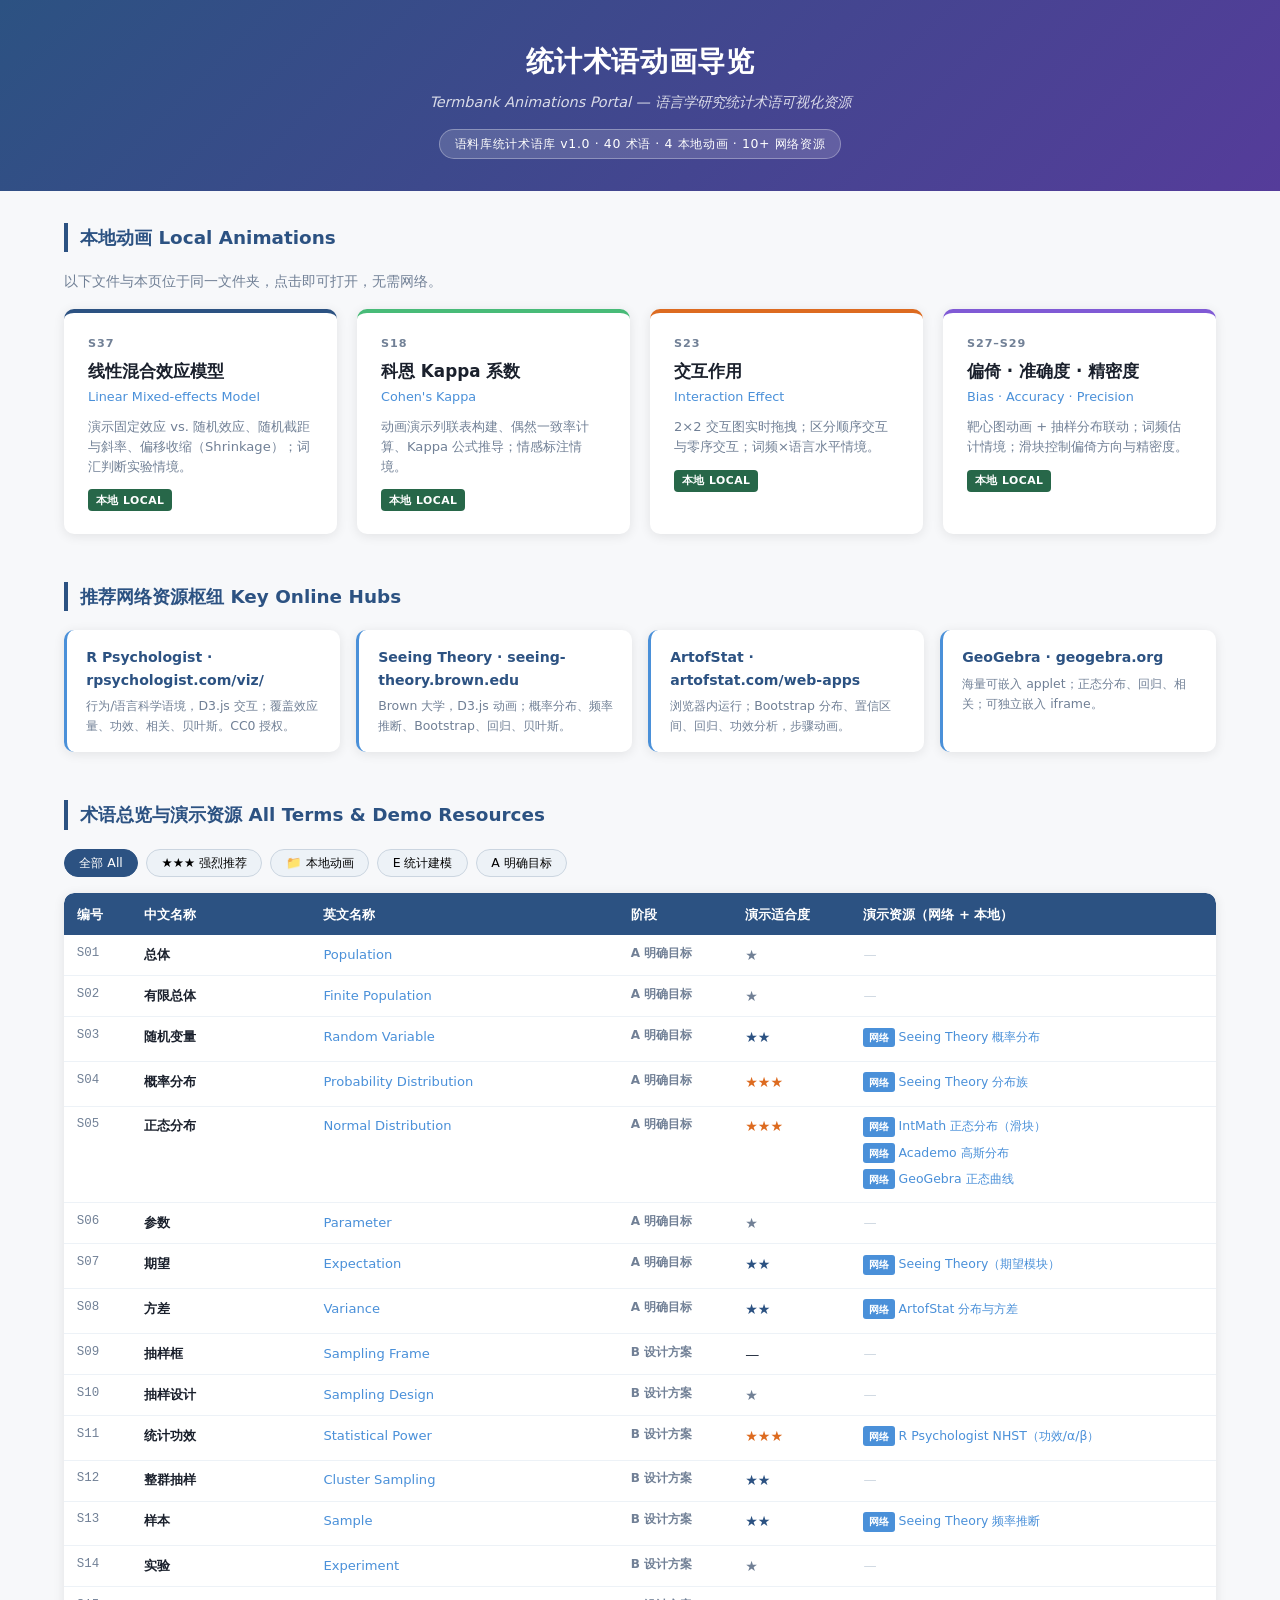
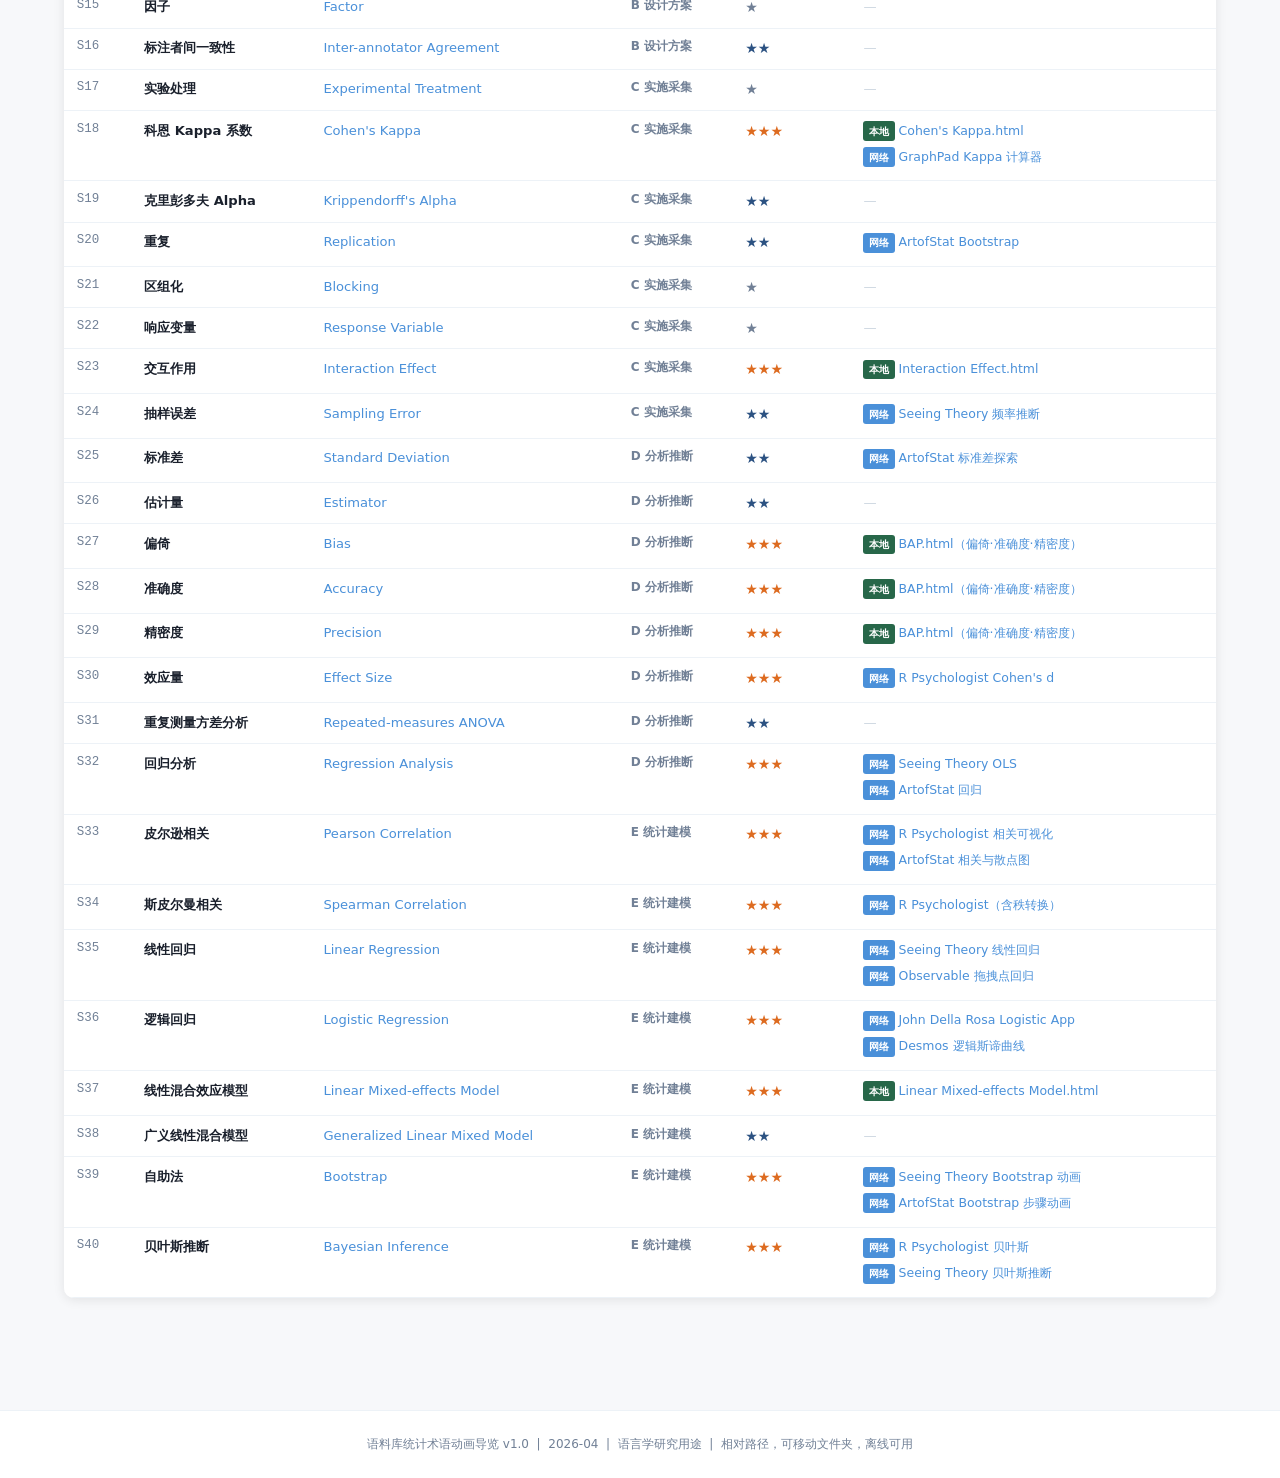
<file: IP/Termbank/Termbank Animations/Termbank Animations/index.html>
<!DOCTYPE html>
<html lang="zh-CN">
<head>
<meta charset="UTF-8">
<meta name="viewport" content="width=device-width, initial-scale=1.0">
<title>统计术语动画导览 | Termbank Animations Portal</title>
<style>
  *, *::before, *::after { box-sizing: border-box; margin: 0; padding: 0; }

  :root {
    --blue:   #2c5282;
    --blue2:  #4a90d9;
    --green:  #276749;
    --green2: #48bb78;
    --gray1:  #f7f8fa;
    --gray2:  #edf2f7;
    --gray3:  #cbd5e0;
    --gray4:  #718096;
    --dark:   #1a202c;
    --text:   #2d3748;
    --radius: 10px;
    --shadow: 0 2px 12px rgba(0,0,0,0.09);
  }

  body {
    font-family: "PingFang SC", "Hiragino Sans GB", "Microsoft YaHei", system-ui, Arial, sans-serif;
    background: var(--gray1);
    color: var(--text);
    line-height: 1.6;
    font-size: 14px;
  }

  /* ── Header ── */
  header {
    background: linear-gradient(135deg, var(--blue) 0%, #553c9a 100%);
    color: #fff;
    padding: 2.5rem 2rem 2rem;
    text-align: center;
  }
  header h1 { font-size: 1.75rem; font-weight: 700; letter-spacing: 0.02em; }
  header .sub {
    margin-top: .4rem;
    font-size: .9rem;
    opacity: .8;
    font-style: italic;
  }
  header .badge {
    display: inline-block;
    margin-top: .9rem;
    background: rgba(255,255,255,.15);
    border: 1px solid rgba(255,255,255,.3);
    border-radius: 20px;
    padding: .25rem .9rem;
    font-size: .78rem;
    letter-spacing: .05em;
  }

  /* ── Layout ── */
  main { max-width: 1200px; margin: 0 auto; padding: 2rem 1.5rem 4rem; }
  section { margin-bottom: 3rem; }
  h2 {
    font-size: 1.15rem;
    font-weight: 700;
    color: var(--blue);
    border-left: 4px solid var(--blue);
    padding-left: .75rem;
    margin-bottom: 1.2rem;
  }
  h3 { font-size: .95rem; color: var(--gray4); font-weight: 600; margin-bottom: .8rem; }

  /* ── Local Animation Cards ── */
  .cards { display: grid; grid-template-columns: repeat(auto-fill, minmax(260px, 1fr)); gap: 1.25rem; }
  .card {
    display: block;
    text-decoration: none;
    background: #fff;
    border-radius: var(--radius);
    box-shadow: var(--shadow);
    padding: 1.4rem 1.5rem;
    border-top: 4px solid var(--blue);
    transition: transform .18s, box-shadow .18s;
    color: inherit;
  }
  .card:hover { transform: translateY(-3px); box-shadow: 0 6px 22px rgba(0,0,0,0.13); }
  .card.green  { border-top-color: var(--green2); }
  .card.orange { border-top-color: #dd6b20; }
  .card.purple { border-top-color: #805ad5; }
  .card .card-id { font-size: .7rem; color: var(--gray4); font-weight: 600; letter-spacing: .08em; text-transform: uppercase; }
  .card .card-zh { font-size: 1.05rem; font-weight: 700; margin: .3rem 0 .15rem; color: var(--dark); }
  .card .card-en { font-size: .8rem; color: var(--blue2); margin-bottom: .6rem; }
  .card .card-desc { font-size: .82rem; color: var(--gray4); line-height: 1.5; }
  .card .card-tag {
    display: inline-block;
    margin-top: .8rem;
    background: var(--green);
    color: #fff;
    font-size: .68rem;
    border-radius: 4px;
    padding: .15rem .5rem;
    font-weight: 600;
    letter-spacing: .04em;
  }

  /* ── Hub Sites ── */
  .hubs { display: grid; grid-template-columns: repeat(auto-fill, minmax(220px, 1fr)); gap: 1rem; }
  .hub {
    background: #fff;
    border-radius: var(--radius);
    box-shadow: var(--shadow);
    padding: 1rem 1.2rem;
    border-left: 3px solid var(--blue2);
  }
  .hub a { color: var(--blue); font-weight: 700; text-decoration: none; font-size: .88rem; }
  .hub a:hover { text-decoration: underline; }
  .hub p { font-size: .78rem; color: var(--gray4); margin-top: .3rem; }

  /* ── Full Term Table ── */
  .table-wrap { overflow-x: auto; border-radius: var(--radius); box-shadow: var(--shadow); }
  table { width: 100%; border-collapse: collapse; background: #fff; font-size: .82rem; }
  thead th {
    background: var(--blue);
    color: #fff;
    padding: .65rem .8rem;
    text-align: left;
    white-space: nowrap;
    font-weight: 600;
    position: sticky;
    top: 0;
    z-index: 2;
  }
  thead th:first-child { border-radius: var(--radius) 0 0 0; }
  thead th:last-child  { border-radius: 0 var(--radius) 0 0; }
  tbody tr { border-bottom: 1px solid var(--gray2); }
  tbody tr:hover { background: var(--gray1); }
  tbody td { padding: .55rem .8rem; vertical-align: top; }
  td.id-col { font-family: monospace; color: var(--gray4); font-size: .78rem; white-space: nowrap; }
  td.zh-col { font-weight: 600; color: var(--dark); white-space: nowrap; }
  td.en-col { color: var(--blue2); white-space: nowrap; }
  td.stage-col {
    font-size: .75rem;
    font-weight: 600;
    white-space: nowrap;
    color: var(--gray4);
  }
  .stage-a { color: #553c9a; }
  .stage-b { color: #2b6cb0; }
  .stage-c { color: #276749; }
  .stage-d { color: #b7791f; }
  .stage-e { color: #c53030; }

  td.stars-col { white-space: nowrap; font-size: .88rem; }
  .s3 { color: #dd6b20; }
  .s2 { color: #2c5282; }
  .s1 { color: #718096; }

  td.res-col { min-width: 280px; }
  .res-list { list-style: none; padding: 0; }
  .res-list li { margin-bottom: .3rem; }
  .res-list a { color: var(--blue2); text-decoration: none; font-size: .78rem; }
  .res-list a:hover { text-decoration: underline; }
  .badge-local {
    display: inline-block;
    background: var(--green);
    color: #fff;
    font-size: .65rem;
    border-radius: 3px;
    padding: .1rem .35rem;
    margin-right: .25rem;
    font-weight: 700;
  }
  .badge-web {
    display: inline-block;
    background: var(--blue2);
    color: #fff;
    font-size: .65rem;
    border-radius: 3px;
    padding: .1rem .35rem;
    margin-right: .25rem;
    font-weight: 700;
  }

  /* ── Filter ── */
  .filter-bar { display: flex; gap: .5rem; flex-wrap: wrap; margin-bottom: 1rem; }
  .filter-btn {
    background: var(--gray2);
    border: 1px solid var(--gray3);
    border-radius: 20px;
    padding: .3rem .9rem;
    font-size: .78rem;
    cursor: pointer;
    font-family: inherit;
    transition: background .15s;
  }
  .filter-btn:hover, .filter-btn.active { background: var(--blue); color: #fff; border-color: var(--blue); }

  /* ── Footer ── */
  footer {
    text-align: center;
    font-size: .75rem;
    color: var(--gray4);
    padding: 1.5rem;
    border-top: 1px solid var(--gray2);
    background: #fff;
  }
</style>
</head>
<body>

<header>
  <h1>统计术语动画导览</h1>
  <div class="sub">Termbank Animations Portal — 语言学研究统计术语可视化资源</div>
  <div class="badge">语料库统计术语库 v1.0 · 40 术语 · 4 本地动画 · 10+ 网络资源</div>
</header>

<main>

<!-- ── Section 1: Local Animations ── -->
<section>
  <h2>本地动画 Local Animations</h2>
  <p style="font-size:.85rem;color:var(--gray4);margin-bottom:1rem;">以下文件与本页位于同一文件夹，点击即可打开，无需网络。</p>
  <div class="cards">

    <a href="Linear%20Mixed-effects%20Model.html" class="card">
      <div class="card-id">S37</div>
      <div class="card-zh">线性混合效应模型</div>
      <div class="card-en">Linear Mixed-effects Model</div>
      <div class="card-desc">演示固定效应 vs. 随机效应、随机截距与斜率、偏移收缩（Shrinkage）；词汇判断实验情境。</div>
      <span class="card-tag">本地 LOCAL</span>
    </a>

    <a href="Cohen%27s%20Kappa.html" class="card green">
      <div class="card-id">S18</div>
      <div class="card-zh">科恩 Kappa 系数</div>
      <div class="card-en">Cohen's Kappa</div>
      <div class="card-desc">动画演示列联表构建、偶然一致率计算、Kappa 公式推导；情感标注情境。</div>
      <span class="card-tag">本地 LOCAL</span>
    </a>

    <a href="Interaction%20Effect.html" class="card orange">
      <div class="card-id">S23</div>
      <div class="card-zh">交互作用</div>
      <div class="card-en">Interaction Effect</div>
      <div class="card-desc">2×2 交互图实时拖拽；区分顺序交互与零序交互；词频×语言水平情境。</div>
      <span class="card-tag">本地 LOCAL</span>
    </a>

    <a href="BAP.html" class="card purple">
      <div class="card-id">S27–S29</div>
      <div class="card-zh">偏倚 · 准确度 · 精密度</div>
      <div class="card-en">Bias · Accuracy · Precision</div>
      <div class="card-desc">靶心图动画 + 抽样分布联动；词频估计情境；滑块控制偏倚方向与精密度。</div>
      <span class="card-tag">本地 LOCAL</span>
    </a>

  </div>
</section>

<!-- ── Section 2: Hub Sites ── -->
<section>
  <h2>推荐网络资源枢纽 Key Online Hubs</h2>
  <div class="hubs">
    <div class="hub">
      <a href="https://rpsychologist.com/viz/" target="_blank">R Psychologist · rpsychologist.com/viz/</a>
      <p>行为/语言科学语境，D3.js 交互；覆盖效应量、功效、相关、贝叶斯。CC0 授权。</p>
    </div>
    <div class="hub">
      <a href="https://seeing-theory.brown.edu/" target="_blank">Seeing Theory · seeing-theory.brown.edu</a>
      <p>Brown 大学，D3.js 动画；概率分布、频率推断、Bootstrap、回归、贝叶斯。</p>
    </div>
    <div class="hub">
      <a href="https://artofstat.com/web-apps" target="_blank">ArtofStat · artofstat.com/web-apps</a>
      <p>浏览器内运行；Bootstrap 分布、置信区间、回归、功效分析，步骤动画。</p>
    </div>
    <div class="hub">
      <a href="https://www.geogebra.org/math/statistics-probability" target="_blank">GeoGebra · geogebra.org</a>
      <p>海量可嵌入 applet；正态分布、回归、相关；可独立嵌入 iframe。</p>
    </div>
  </div>
</section>

<!-- ── Section 3: Full Term Table ── -->
<section>
  <h2>术语总览与演示资源 All Terms &amp; Demo Resources</h2>

  <div class="filter-bar">
    <button class="filter-btn active" onclick="filterTable('all')">全部 All</button>
    <button class="filter-btn" onclick="filterTable('★★★')">★★★ 强烈推荐</button>
    <button class="filter-btn" onclick="filterTable('local')">📁 本地动画</button>
    <button class="filter-btn" onclick="filterTable('E')">E 统计建模</button>
    <button class="filter-btn" onclick="filterTable('A')">A 明确目标</button>
  </div>

  <div class="table-wrap">
  <table id="term-table">
    <thead>
      <tr>
        <th>编号</th>
        <th>中文名称</th>
        <th>英文名称</th>
        <th>阶段</th>
        <th>演示适合度</th>
        <th>演示资源（网络 + 本地）</th>
      </tr>
    </thead>
    <tbody id="term-tbody">
    </tbody>
  </table>
  </div>
</section>

</main>

<footer>
  语料库统计术语动画导览 v1.0 &nbsp;|&nbsp; 2026-04 &nbsp;|&nbsp; 语言学研究用途 &nbsp;|&nbsp;
  相对路径，可移动文件夹，离线可用
</footer>

<script>
const TERMS = [
  {id:"S01",zh:"总体",en:"Population",           stage:"A",stars:"★",    res:[]},
  {id:"S02",zh:"有限总体",en:"Finite Population", stage:"A",stars:"★",    res:[]},
  {id:"S03",zh:"随机变量",en:"Random Variable",   stage:"A",stars:"★★",
    res:[{type:"web",label:"Seeing Theory 概率分布",url:"https://seeing-theory.brown.edu/probability-distributions/"}]},
  {id:"S04",zh:"概率分布",en:"Probability Distribution",stage:"A",stars:"★★★",
    res:[{type:"web",label:"Seeing Theory 分布族",url:"https://seeing-theory.brown.edu/probability-distributions/"}]},
  {id:"S05",zh:"正态分布",en:"Normal Distribution",stage:"A",stars:"★★★",
    res:[
      {type:"web",label:"IntMath 正态分布（滑块）",url:"https://www.intmath.com/counting-probability/normal-distribution-graph-interactive.php"},
      {type:"web",label:"Academo 高斯分布",url:"https://academo.org/demos/gaussian-distribution/"},
      {type:"web",label:"GeoGebra 正态曲线",url:"https://www.geogebra.org/m/FkM9xWNH"}
    ]},
  {id:"S06",zh:"参数",en:"Parameter",             stage:"A",stars:"★",    res:[]},
  {id:"S07",zh:"期望",en:"Expectation",           stage:"A",stars:"★★",
    res:[{type:"web",label:"Seeing Theory（期望模块）",url:"https://seeing-theory.brown.edu/basic-probability/"}]},
  {id:"S08",zh:"方差",en:"Variance",              stage:"A",stars:"★★",
    res:[{type:"web",label:"ArtofStat 分布与方差",url:"https://artofstat.com/web-apps"}]},
  {id:"S09",zh:"抽样框",en:"Sampling Frame",      stage:"B",stars:"—",    res:[]},
  {id:"S10",zh:"抽样设计",en:"Sampling Design",   stage:"B",stars:"★",    res:[]},
  {id:"S11",zh:"统计功效",en:"Statistical Power", stage:"B",stars:"★★★",
    res:[{type:"web",label:"R Psychologist NHST（功效/α/β）",url:"https://rpsychologist.com/d3/nhst/"}]},
  {id:"S12",zh:"整群抽样",en:"Cluster Sampling",  stage:"B",stars:"★★",   res:[]},
  {id:"S13",zh:"样本",en:"Sample",                stage:"B",stars:"★★",
    res:[{type:"web",label:"Seeing Theory 频率推断",url:"https://seeing-theory.brown.edu/frequentist-inference/"}]},
  {id:"S14",zh:"实验",en:"Experiment",            stage:"B",stars:"★",    res:[]},
  {id:"S15",zh:"因子",en:"Factor",                stage:"B",stars:"★",    res:[]},
  {id:"S16",zh:"标注者间一致性",en:"Inter-annotator Agreement",stage:"B",stars:"★★",res:[]},
  {id:"S17",zh:"实验处理",en:"Experimental Treatment",stage:"C",stars:"★",res:[]},
  {id:"S18",zh:"科恩 Kappa 系数",en:"Cohen's Kappa",stage:"C",stars:"★★★",
    res:[
      {type:"local",label:"Cohen's Kappa.html",url:"Cohen%27s%20Kappa.html"},
      {type:"web",label:"GraphPad Kappa 计算器",url:"https://www.graphpad.com/quickcalcs/kappa1/"}
    ]},
  {id:"S19",zh:"克里彭多夫 Alpha",en:"Krippendorff's Alpha",stage:"C",stars:"★★",res:[]},
  {id:"S20",zh:"重复",en:"Replication",           stage:"C",stars:"★★",
    res:[{type:"web",label:"ArtofStat Bootstrap",url:"https://artofstat.com/web-apps"}]},
  {id:"S21",zh:"区组化",en:"Blocking",            stage:"C",stars:"★",    res:[]},
  {id:"S22",zh:"响应变量",en:"Response Variable", stage:"C",stars:"★",    res:[]},
  {id:"S23",zh:"交互作用",en:"Interaction Effect",stage:"C",stars:"★★★",
    res:[{type:"local",label:"Interaction Effect.html",url:"Interaction%20Effect.html"}]},
  {id:"S24",zh:"抽样误差",en:"Sampling Error",    stage:"C",stars:"★★",
    res:[{type:"web",label:"Seeing Theory 频率推断",url:"https://seeing-theory.brown.edu/frequentist-inference/"}]},
  {id:"S25",zh:"标准差",en:"Standard Deviation",  stage:"D",stars:"★★",
    res:[{type:"web",label:"ArtofStat 标准差探索",url:"https://artofstat.com/web-apps"}]},
  {id:"S26",zh:"估计量",en:"Estimator",           stage:"D",stars:"★★",   res:[]},
  {id:"S27",zh:"偏倚",en:"Bias",                  stage:"D",stars:"★★★",
    res:[{type:"local",label:"BAP.html（偏倚·准确度·精密度）",url:"BAP.html"}]},
  {id:"S28",zh:"准确度",en:"Accuracy",            stage:"D",stars:"★★★",
    res:[{type:"local",label:"BAP.html（偏倚·准确度·精密度）",url:"BAP.html"}]},
  {id:"S29",zh:"精密度",en:"Precision",           stage:"D",stars:"★★★",
    res:[{type:"local",label:"BAP.html（偏倚·准确度·精密度）",url:"BAP.html"}]},
  {id:"S30",zh:"效应量",en:"Effect Size",         stage:"D",stars:"★★★",
    res:[{type:"web",label:"R Psychologist Cohen's d",url:"https://rpsychologist.com/cohend/"}]},
  {id:"S31",zh:"重复测量方差分析",en:"Repeated-measures ANOVA",stage:"D",stars:"★★",res:[]},
  {id:"S32",zh:"回归分析",en:"Regression Analysis",stage:"D",stars:"★★★",
    res:[
      {type:"web",label:"Seeing Theory OLS",url:"https://seeing-theory.brown.edu/regression-analysis/"},
      {type:"web",label:"ArtofStat 回归",url:"https://artofstat.com/web-apps"}
    ]},
  {id:"S33",zh:"皮尔逊相关",en:"Pearson Correlation",stage:"E",stars:"★★★",
    res:[
      {type:"web",label:"R Psychologist 相关可视化",url:"https://rpsychologist.com/correlation/"},
      {type:"web",label:"ArtofStat 相关与散点图",url:"https://artofstat.com/web-apps"}
    ]},
  {id:"S34",zh:"斯皮尔曼相关",en:"Spearman Correlation",stage:"E",stars:"★★★",
    res:[{type:"web",label:"R Psychologist（含秩转换）",url:"https://rpsychologist.com/correlation/"}]},
  {id:"S35",zh:"线性回归",en:"Linear Regression",  stage:"E",stars:"★★★",
    res:[
      {type:"web",label:"Seeing Theory 线性回归",url:"https://seeing-theory.brown.edu/regression-analysis/"},
      {type:"web",label:"Observable 拖拽点回归",url:"https://observablehq.com/@yizhe-ang/interactive-visualization-of-linear-regression"}
    ]},
  {id:"S36",zh:"逻辑回归",en:"Logistic Regression",stage:"E",stars:"★★★",
    res:[
      {type:"web",label:"John Della Rosa Logistic App",url:"https://johndellarosa.github.io/projects/distribution-book/logistic-regression-app"},
      {type:"web",label:"Desmos 逻辑斯谛曲线",url:"https://www.desmos.com/calculator/naf1qogfjn"}
    ]},
  {id:"S37",zh:"线性混合效应模型",en:"Linear Mixed-effects Model",stage:"E",stars:"★★★",
    res:[{type:"local",label:"Linear Mixed-effects Model.html",url:"Linear%20Mixed-effects%20Model.html"}]},
  {id:"S38",zh:"广义线性混合模型",en:"Generalized Linear Mixed Model",stage:"E",stars:"★★",res:[]},
  {id:"S39",zh:"自助法",en:"Bootstrap",           stage:"E",stars:"★★★",
    res:[
      {type:"web",label:"Seeing Theory Bootstrap 动画",url:"https://seeing-theory.brown.edu/frequentist-inference/"},
      {type:"web",label:"ArtofStat Bootstrap 步骤动画",url:"https://artofstat.com/web-apps"}
    ]},
  {id:"S40",zh:"贝叶斯推断",en:"Bayesian Inference",stage:"E",stars:"★★★",
    res:[
      {type:"web",label:"R Psychologist 贝叶斯",url:"https://rpsychologist.com/d3/bayes/"},
      {type:"web",label:"Seeing Theory 贝叶斯推断",url:"https://seeing-theory.brown.edu/bayesian-inference/"}
    ]},
];

const STAGE_LABELS = {A:"A 明确目标",B:"B 设计方案",C:"C 实施采集",D:"D 分析推断",E:"E 统计建模"};

function renderTable(data) {
  const tbody = document.getElementById("term-tbody");
  tbody.innerHTML = "";
  data.forEach(t => {
    const tr = document.createElement("tr");
    tr.dataset.stage = t.stage;
    tr.dataset.stars = t.stars;
    tr.dataset.hasLocal = t.res.some(r => r.type === "local") ? "1" : "0";

    const resHtml = t.res.length === 0
      ? '<span style="color:var(--gray3)">—</span>'
      : `<ul class="res-list">${t.res.map(r =>
          r.type === "local"
            ? `<li><span class="badge-local">本地</span><a href="${r.url}">${r.label}</a></li>`
            : `<li><span class="badge-web">网络</span><a href="${r.url}" target="_blank">${r.label}</a></li>`
        ).join("")}</ul>`;

    const starsClass = t.stars === "★★★" ? "s3" : t.stars === "★★" ? "s2" : t.stars === "★" ? "s1" : "";

    tr.innerHTML = `
      <td class="id-col">${t.id}</td>
      <td class="zh-col">${t.zh}</td>
      <td class="en-col">${t.en}</td>
      <td class="stage-col stage-${t.stage.toLowerCase()}">${STAGE_LABELS[t.stage]}</td>
      <td class="stars-col ${starsClass}">${t.stars}</td>
      <td class="res-col">${resHtml}</td>`;
    tbody.appendChild(tr);
  });
}

function filterTable(filter) {
  document.querySelectorAll(".filter-btn").forEach(b => b.classList.remove("active"));
  event.target.classList.add("active");
  let filtered;
  if (filter === "all")    filtered = TERMS;
  else if (filter === "★★★") filtered = TERMS.filter(t => t.stars === "★★★");
  else if (filter === "local") filtered = TERMS.filter(t => t.res.some(r => r.type === "local"));
  else filtered = TERMS.filter(t => t.stage === filter);
  renderTable(filtered);
}

renderTable(TERMS);
</script>
</body>
</html>
</file>
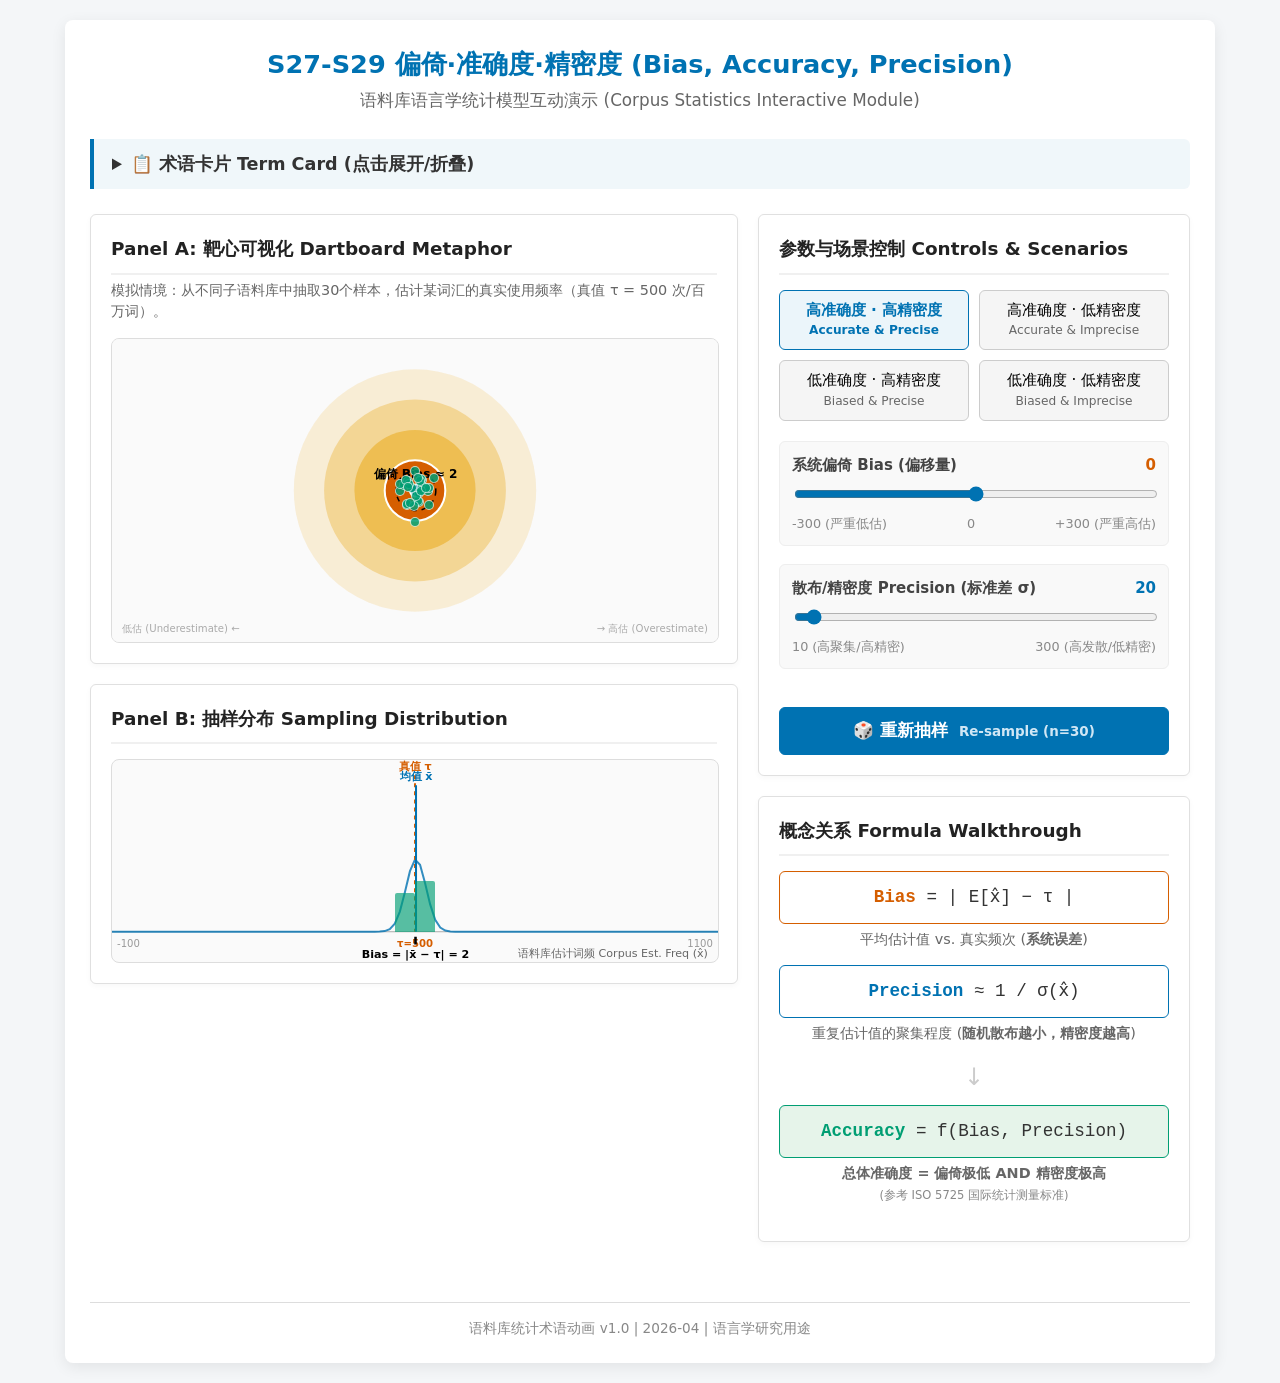
<file: IP/Termbank/Termbank Animations/Termbank Animations/BAP.html>
<!DOCTYPE html>
<html lang="zh-CN">
<head>
    <meta charset="UTF-8">
    <meta name="viewport" content="width=device-width, initial-scale=1.0">
    <title>S27-S29 偏倚·准确度·精密度 Bias, Accuracy, Precision</title>
    <style>
        /* ==========================================
           CSS Reset & Typography
           ========================================== */
        :root {
            /* Colorblind-safe Okabe-Ito Palette */
            --c-orange: #E69F00;
            --c-sky: #56B4E9;
            --c-green: #009E73;
            --c-yellow: #F0E442;
            --c-blue: #0072B2;
            --c-vermilion: #D55E00;
            --c-purple: #CC79A7;
            --c-black: #000000;
            
            --font-main: system-ui, "PingFang SC", "Microsoft YaHei", Arial, sans-serif;
        }
        
        body {
            font-family: var(--font-main);
            color: #333;
            background-color: #f4f6f8;
            margin: 0;
            padding: 20px;
            font-size: 15px;
            line-height: 1.5;
        }
        
        .container {
            width: 98%;
            max-width: 1100px;
            min-width: 960px; /* Technical requirement */
            margin: 0 auto;
            background: #fff;
            padding: 25px;
            border-radius: 8px;
            box-shadow: 0 4px 15px rgba(0,0,0,0.08);
        }
        
        h1 {
            text-align: center;
            font-size: 1.6rem;
            margin-top: 0;
            margin-bottom: 5px;
            color: var(--c-blue);
        }
        
        .subtitle {
            text-align: center;
            color: #666;
            margin-bottom: 25px;
            font-size: 1.05rem;
        }

        /* ==========================================
           Term Card Components
           ========================================== */
        .term-card {
            background: #f0f7fa;
            border-left: 4px solid var(--c-blue);
            padding: 12px 18px;
            margin-bottom: 25px;
            border-radius: 0 6px 6px 0;
            cursor: pointer;
            transition: background 0.2s;
        }
        .term-card:hover {
            background: #e6f2f8;
        }
        .term-card summary {
            font-weight: bold;
            font-size: 1.1rem;
            outline: none;
            user-select: none;
        }
        .term-card table {
            width: 100%;
            border-collapse: collapse;
            margin-top: 15px;
            font-size: 0.95rem;
            background: #fff;
        }
        .term-card th, .term-card td {
            border: 1px solid #ddd;
            padding: 10px;
            text-align: left;
            vertical-align: top;
        }
        .term-card th {
            background: #e1edf2;
            width: 15%;
            color: #333;
            font-weight: bold;
        }

        /* ==========================================
           Layout & Panels
           ========================================== */
        .layout {
            display: grid;
            grid-template-columns: 3fr 2fr;
            gap: 20px;
        }
        @media (max-width: 960px) {
            .layout { grid-template-columns: 1fr; }
            .container { min-width: 100%; }
        }
        
        .panel {
            background: #fff;
            border: 1px solid #e0e0e0;
            border-radius: 6px;
            padding: 20px;
            margin-bottom: 20px;
            box-shadow: 0 2px 6px rgba(0,0,0,0.03);
        }
        .panel h2 {
            font-size: 1.15rem;
            margin-top: 0;
            border-bottom: 2px solid #f0f0f0;
            padding-bottom: 10px;
            margin-bottom: 15px;
            color: #222;
        }

        /* ==========================================
           Visualizations (HTML + SVG overlays)
           ========================================== */
        .viz-box {
            position: relative;
            width: 100%;
            margin: 0 auto;
            background: #fafafa;
            border: 1px solid #ddd;
            border-radius: 8px;
            overflow: hidden;
        }
        #dartboard-container { aspect-ratio: 2 / 1; }
        #histogram-container { aspect-ratio: 3 / 1; }
        
        .viz-box svg {
            display: block;
            width: 100%;
            height: 100%;
        }
        .overlay-svg {
            position: absolute;
            top: 0; left: 0;
            pointer-events: none;
            z-index: 2;
        }
        
        .html-layer {
            position: absolute;
            top: 0; left: 0;
            width: 100%; height: 100%;
            pointer-events: none;
            z-index: 10;
        }

        /* Data Elements with CSS Tooltips */
        .dart {
            position: absolute;
            width: 8px; height: 8px;
            background-color: var(--c-green);
            border-radius: 50%;
            transform: translate(-50%, -50%);
            transition: left 0.5s ease-in-out, top 0.5s ease-in-out, background-color 0.2s, transform 0.2s;
            cursor: crosshair;
            pointer-events: auto;
            border: 1px solid rgba(255,255,255,0.8);
            opacity: 0.85;
        }
        .dart:hover {
            background-color: var(--c-orange);
            transform: translate(-50%, -50%) scale(1.6);
            z-index: 20;
            opacity: 1;
        }
        .dart::after {
            content: attr(data-tooltip);
            position: absolute;
            bottom: 150%; left: 50%;
            transform: translateX(-50%);
            background: rgba(0,0,0,0.85);
            color: #fff;
            padding: 5px 9px;
            border-radius: 4px;
            white-space: nowrap;
            font-size: 12px;
            pointer-events: none;
            opacity: 0;
            transition: opacity 0.2s;
        }
        .dart:hover::after { opacity: 1; }

        .bar {
            position: absolute;
            background-color: var(--c-green);
            opacity: 0.65;
            transition: height 0.5s ease-in-out, top 0.5s ease-in-out;
            pointer-events: auto;
            border-radius: 2px 2px 0 0;
            cursor: pointer;
        }
        .bar:hover { opacity: 0.9; }
        .bar::after {
            content: attr(data-tooltip);
            position: absolute;
            bottom: 100%; left: 50%;
            transform: translateX(-50%);
            background: rgba(0,0,0,0.85);
            color: #fff;
            padding: 5px 9px;
            border-radius: 4px;
            white-space: nowrap;
            font-size: 12px;
            pointer-events: none;
            opacity: 0;
            transition: opacity 0.2s;
            margin-bottom: 6px;
        }
        .bar:hover::after { opacity: 1; }

        /* SVG Transitions */
        circle, line, path, polygon, text {
            transition: all 0.5s ease-in-out;
        }

        /* ==========================================
           Controls & Inputs
           ========================================== */
        .buttons {
            display: grid;
            grid-template-columns: 1fr 1fr;
            gap: 10px;
            margin-bottom: 20px;
        }
        button {
            padding: 10px 5px;
            background: #f5f5f5;
            border: 1px solid #ccc;
            border-radius: 6px;
            cursor: pointer;
            font-family: var(--font-main);
            font-size: 0.95rem;
            transition: all 0.2s;
            line-height: 1.3;
        }
        button:hover { background: #e8e8e8; }
        button small { font-size: 0.8em; color: #666; display: block; margin-top: 3px; }
        
        button.active {
            background: #ebf5fa;
            border-color: var(--c-blue);
            color: var(--c-blue);
            font-weight: bold;
        }
        button.active small { color: var(--c-blue); }
        
        .rethrow-btn {
            background: var(--c-blue);
            color: #fff;
            border-color: var(--c-blue);
            width: 100%;
            font-size: 1.05rem;
            padding: 12px;
            margin-top: 20px;
            font-weight: bold;
        }
        .rethrow-btn:hover { background: #005f96; color: #fff; }
        .rethrow-btn small { color: #d0e7f5; display: inline; margin-left: 5px; }

        .control-group {
            margin-bottom: 18px;
            background: #f9f9f9;
            padding: 12px;
            border-radius: 6px;
            border: 1px solid #eee;
        }
        .control-group label {
            display: flex;
            justify-content: space-between;
            font-weight: bold;
            margin-bottom: 8px;
            color: #444;
        }
        input[type=range] {
            width: 100%;
            cursor: pointer;
            accent-color: var(--c-blue);
        }
        .range-labels {
            display: flex;
            justify-content: space-between;
            font-size: 0.8rem;
            color: #888;
            margin-top: 5px;
        }

        /* ==========================================
           Formula Box
           ========================================== */
        .formula-box {
            background: #fff;
            border: 1px solid #eee;
            padding: 12px;
            border-radius: 6px;
            margin-bottom: 5px;
            font-family: "Courier New", Courier, monospace;
            text-align: center;
            font-size: 1.1rem;
            box-shadow: inset 0 1px 3px rgba(0,0,0,0.02);
        }
        .formula-annotation {
            text-align: center;
            font-size: 0.9rem;
            color: #666;
            margin-bottom: 15px;
        }
        
        .footer {
            text-align: center;
            margin-top: 40px;
            padding-top: 15px;
            border-top: 1px solid #ddd;
            color: #888;
            font-size: 0.85rem;
        }
    </style>
</head>
<body>

<div class="container">
    <h1>S27-S29 偏倚·准确度·精密度 (Bias, Accuracy, Precision)</h1>
    <div class="subtitle">语料库语言学统计模型互动演示 (Corpus Statistics Interactive Module)</div>

    <!-- 术语卡片 Term Card -->
    <details class="term-card">
        <summary>📋 术语卡片 Term Card (点击展开/折叠)</summary>
        <table>
            <tr>
                <th>编号 ID</th>
                <td>S27 偏倚, S28 准确度, S29 精密度</td>
            </tr>
            <tr>
                <th>中文名称</th>
                <td><strong>偏倚</strong> (Bias) | <strong>准确度</strong> (Accuracy) | <strong>精密度</strong> (Precision)</td>
            </tr>
            <tr>
                <th>拼音 Pinyin</th>
                <td>piān yǐ | zhǔn què dù | jīng mì dù</td>
            </tr>
            <tr>
                <th>核心公式</th>
                <td>
                    <span style="color:var(--c-vermilion)">Bias</span> = E[X̂] − τ <br>
                    <span style="color:var(--c-blue)">Precision</span> ≈ 1 / σ(X̂) <br>
                    <span style="color:var(--c-green)">Accuracy</span> = f(Bias, Precision)
                </td>
            </tr>
            <tr>
                <th>中文定义</th>
                <td>
                    <strong>偏倚:</strong> 估计值的数学期望与真实值之间的系统性差异。<br>
                    <strong>精密度:</strong> 多次重复采样估计值之间的聚集程度（随机误差小）。<br>
                    <strong>准确度:</strong> 估计值与真实值之间的一致程度（要求偏倚低且精密度高）。
                </td>
            </tr>
            <tr>
                <th>English Def</th>
                <td>
                    <strong>Bias:</strong> Systematic difference between expected estimate and true value.<br>
                    <strong>Precision:</strong> Closeness of agreement between independent repeated estimates.<br>
                    <strong>Accuracy:</strong> Overall closeness of agreement between an estimate and true value.
                </td>
            </tr>
            <tr>
                <th>研究例句</th>
                <td>当语料库未包含足够的口语文本时，对助词“啊”的词频估计会产生系统性<strong>偏倚 (bias)</strong>；此时即使采样量很大导致<strong>精密度 (precision)</strong>很高，其最终的估计<strong>准确度 (accuracy)</strong>依然很低。</td>
            </tr>
        </table>
    </details>

    <div class="layout">
        <!-- 左侧：可视化图表 -->
        <div class="left-col">
            <!-- Panel A -->
            <div class="panel">
                <h2>Panel A: 靶心可视化 Dartboard Metaphor</h2>
                <p style="font-size:0.9rem; color:#666; margin-top:-10px; margin-bottom:15px;">
                    模拟情境：从不同子语料库中抽取30个样本，估计某词汇的真实使用频率（真值 τ = 500 次/百万词）。
                </p>
                <div id="dartboard-container" class="viz-box">
                    <!-- Background SVG -->
                    <svg viewBox="0 0 600 300">
                        <rect width="600" height="300" fill="#fafafa"/>
                        <circle cx="300" cy="150" r="120" fill="#E69F00" opacity="0.15"/>
                        <circle cx="300" cy="150" r="90" fill="#E69F00" opacity="0.30"/>
                        <circle cx="300" cy="150" r="60" fill="#E69F00" opacity="0.45"/>
                        <circle cx="300" cy="150" r="30" fill="#D55E00" stroke="#FFF" stroke-width="2"/>
                        <text x="300" y="154" text-anchor="middle" fill="#FFF" font-size="12" font-weight="bold">τ</text>
                        <!-- Axis hint -->
                        <text x="10" y="290" font-size="10" fill="#aaa">低估 (Underestimate) ←</text>
                        <text x="590" y="290" text-anchor="end" font-size="10" fill="#aaa">→ 高估 (Overestimate)</text>
                    </svg>
                    
                    <!-- SVG Overlays (behind HTML to let tooltips work freely, but visually below darts) -->
                    <svg viewBox="0 0 600 300" class="overlay-svg">
                        <circle id="precisionCircle" cx="300" cy="150" r="50" fill="none" stroke="#000" stroke-width="1.5" stroke-dasharray="5,5" />
                        <line id="biasLine" x1="300" y1="150" x2="350" y2="150" stroke="#000" stroke-width="2"/>
                        <polygon id="biasArrow" points="350,150 340,145 340,155" fill="#000" />
                        <text id="biasText" x="325" y="140" fill="#000" font-size="12" text-anchor="middle" font-weight="bold">Bias</text>
                        <circle id="centroid" cx="300" cy="150" r="6" fill="#0072B2" stroke="#FFF" stroke-width="2"/>
                    </svg>

                    <!-- Interactive HTML Layer for Darts -->
                    <div id="htmlDarts" class="html-layer"></div>
                </div>
            </div>
            
            <!-- Panel B -->
            <div class="panel">
                <h2>Panel B: 抽样分布 Sampling Distribution</h2>
                <div id="histogram-container" class="viz-box">
                    <svg viewBox="0 0 600 200">
                        <!-- X axis -->
                        <line x1="0" y1="170" x2="600" y2="170" stroke="#aaa" stroke-width="1"/>
                        <text x="590" y="195" text-anchor="end" font-size="11" fill="#666">语料库估计词频 Corpus Est. Freq (x̂)</text>
                        <!-- Ticks -->
                        <text x="5" y="185" text-anchor="start" font-size="10" fill="#999">-100</text>
                        <text x="300" y="185" text-anchor="middle" font-size="10" fill="#D55E00" font-weight="bold">τ=500</text>
                        <text x="595" y="185" text-anchor="end" font-size="10" fill="#999">1100</text>
                    </svg>

                    <!-- SVG Lines & Bell Curve -->
                    <svg viewBox="0 0 600 200" class="overlay-svg">
                        <path id="bellCurve" fill="none" stroke="#0072B2" stroke-width="2" opacity="0.8"/>
                        <!-- True value line -->
                        <line x1="300" y1="15" x2="300" y2="170" stroke="#D55E00" stroke-width="2" stroke-dasharray="4,4"/>
                        <text x="300" y="10" text-anchor="middle" fill="#D55E00" font-size="11" font-weight="bold">真值 τ</text>
                        <!-- Mean line -->
                        <line id="meanLine" x1="350" y1="25" x2="350" y2="170" stroke="#0072B2" stroke-width="2"/>
                        <text id="meanText" x="350" y="20" text-anchor="middle" fill="#0072B2" font-size="11" font-weight="bold">均值 x̄</text>
                        <!-- Bias Bracket -->
                        <path id="histBiasBracket" d="M300,175 L300,182 L350,182 L350,175" fill="none" stroke="#000" stroke-width="1.5"/>
                        <text id="histBiasText" x="325" y="196" text-anchor="middle" fill="#000" font-size="11" font-weight="bold">Bias</text>
                    </svg>

                    <!-- HTML Layer for Histogram Bars -->
                    <div id="htmlBars" class="html-layer"></div>
                </div>
            </div>
        </div>
        
        <!-- 右侧：控制与公式 -->
        <div class="right-col">
            <!-- Panel D / C -->
            <div class="panel">
                <h2>参数与场景控制 Controls & Scenarios</h2>
                
                <div class="buttons">
                    <button class="scenario-btn active" data-bias="0" data-prec="20">
                        高准确度 · 高精密度<small>Accurate & Precise</small>
                    </button>
                    <button class="scenario-btn" data-bias="0" data-prec="120">
                        高准确度 · 低精密度<small>Accurate & Imprecise</small>
                    </button>
                    <button class="scenario-btn" data-bias="200" data-prec="20">
                        低准确度 · 高精密度<small>Biased & Precise</small>
                    </button>
                    <button class="scenario-btn" data-bias="200" data-prec="120">
                        低准确度 · 低精密度<small>Biased & Imprecise</small>
                    </button>
                </div>
                
                <div class="control-group">
                    <label>
                        <span>系统偏倚 Bias (偏移量)</span>
                        <span id="biasValue" style="color:var(--c-vermilion); font-weight:bold;">0</span>
                    </label>
                    <input type="range" id="biasSlider" min="-300" max="300" step="10" value="0">
                    <div class="range-labels">
                        <span>-300 (严重低估)</span>
                        <span>0</span>
                        <span>+300 (严重高估)</span>
                    </div>
                </div>
                
                <div class="control-group">
                    <label>
                        <span>散布/精密度 Precision (标准差 σ)</span>
                        <span id="precValue" style="color:var(--c-blue); font-weight:bold;">20</span>
                    </label>
                    <input type="range" id="precisionSlider" min="10" max="300" step="5" value="20">
                    <div class="range-labels">
                        <span>10 (高聚集/高精密)</span>
                        <span>300 (高发散/低精密)</span>
                    </div>
                </div>
                
                <button class="rethrow-btn" id="rethrowBtn">
                    🎲 重新抽样 <small>Re-sample (n=30)</small>
                </button>
            </div>
            
            <div class="panel">
                <h2>概念关系 Formula Walkthrough</h2>
                
                <div class="formula-box" style="border-color: var(--c-vermilion);">
                    <span style="color:var(--c-vermilion); font-weight:bold;">Bias</span> = | E[x̂] − τ |
                </div>
                <div class="formula-annotation">平均估计值 vs. 真实频次 (<strong>系统误差</strong>)</div>
                
                <div class="formula-box" style="border-color: var(--c-blue);">
                    <span style="color:var(--c-blue); font-weight:bold;">Precision</span> ≈ 1 / σ(x̂)
                </div>
                <div class="formula-annotation">重复估计值的聚集程度 (<strong>随机散布越小，精密度越高</strong>)</div>
                
                <div style="text-align: center; font-size: 1.5rem; margin: 10px 0; color: #ccc;">↓</div>
                
                <div class="formula-box" style="background: #e6f4ea; border-color: var(--c-green);">
                    <span style="color:var(--c-green); font-weight:bold;">Accuracy</span> = f(Bias, Precision)
                </div>
                <div class="formula-annotation">
                    <strong>总体准确度 = 偏倚极低 AND 精密度极高</strong><br>
                    <span style="font-size:0.8em; color:#888;">(参考 ISO 5725 国际统计测量标准)</span>
                </div>
            </div>
        </div>
    </div>

    <div class="footer">
        语料库统计术语动画 v1.0 | 2026-04 | 语言学研究用途
    </div>
</div>

<script>
/**
 * Statistical Data State & Globals
 */
const n = 30;              // Sample size (throws)
const tau = 500;           // True value
const scale = 0.5;         // 1 pixel = 2 frequency units
let baseDeviates =[];     // Standard normal deviates N(0,1)
let darts =[];            // Scaled estimates
let currentBias = 0;
let currentPrecision = 20;

// DOM Elements
const biasSlider = document.getElementById('biasSlider');
const precSlider = document.getElementById('precisionSlider');
const biasValText = document.getElementById('biasValue');
const precValText = document.getElementById('precValue');
const scenarioBtns = document.querySelectorAll('.scenario-btn');

const htmlDarts = document.getElementById('htmlDarts');
const htmlBars = document.getElementById('htmlBars');
const barDivs =[];

// Histogram Configuration
const binWidthVal = 40;            // 40 units per bin
const binMin = -100;               // X-axis starts at -100
const binMax = 1100;               // X-axis ends at 1100
const numBins = Math.floor((binMax - binMin) / binWidthVal); // 30 bins

/**
 * Math Utilities
 */
// Box-Muller transform for standard normal N(0,1)
function randomGaussian() {
    let u = 0, v = 0;
    while(u === 0) u = Math.random();
    while(v === 0) v = Math.random();
    return Math.sqrt(-2.0 * Math.log(u)) * Math.cos(2.0 * Math.PI * v);
}

// Convert data value to pixel X on SVG
function val2px(val) {
    return 300 + (val - tau) * scale;
}

// Convert length to pixel distance
function len2px(len) {
    return len * scale;
}

/**
 * Initialization
 */
function initDeviates() {
    baseDeviates =[];
    for(let i=0; i<n; i++) {
        baseDeviates.push({
            zx: randomGaussian(),
            zy: randomGaussian()
        });
    }
}

function initDOM() {
    // Init Darts HTML
    htmlDarts.innerHTML = '';
    for(let i=0; i<n; i++) {
        const dart = document.createElement('div');
        dart.className = 'dart';
        htmlDarts.appendChild(dart);
    }

    // Init Histogram Bars HTML
    htmlBars.innerHTML = '';
    for(let i=0; i<numBins; i++) {
        const bar = document.createElement('div');
        bar.className = 'bar';
        
        // CSS positioning via percentages mapping to SVG space
        // Range covers 1200 units = 600px
        const leftPx = (i * binWidthVal) * scale;
        const widthPx = binWidthVal * scale;
        
        bar.style.left = `${(leftPx / 600) * 100}%`;
        bar.style.width = `${(widthPx / 600) * 100}%`;
        bar.style.top = '85%'; // Baseline Y=170 in 200px SVG is 85%
        bar.style.height = '0%';
        
        htmlBars.appendChild(bar);
        barDivs.push(bar);
    }
}

/**
 * Main Update Loop
 */
function updateData() {
    // 1. Read Inputs
    currentBias = parseFloat(biasSlider.value);
    currentPrecision = parseFloat(precSlider.value);
    biasValText.textContent = currentBias > 0 ? "+" + currentBias : currentBias;
    precValText.textContent = currentPrecision;
    
    let sumX = 0, sumPY = 0;
    
    // 2. Compute mapped dart positions
    const dartNodes = htmlDarts.children;
    darts = baseDeviates.map((d, i) => {
        const valX = tau + currentBias + d.zx * currentPrecision;
        // Metaphorical 2D shift on Y axis for visual dartboard effect
        const py = 150 - len2px(currentBias * 0.4) + d.zy * len2px(currentPrecision);
        
        sumX += valX;
        sumPY += py;
        
        // Update DOM Dart
        const px = val2px(valX);
        dartNodes[i].style.left = `${(px / 600) * 100}%`;
        dartNodes[i].style.top = `${(py / 300) * 100}%`;
        dartNodes[i].setAttribute('data-tooltip', `样本 P${i+1} 频率估值: ${Math.round(valX)}`);
        
        return { valX, py };
    });
    
    const meanValX = sumX / n;
    const meanPY = sumPY / n;
    const meanPX = val2px(meanValX);
    const biasDiff = Math.abs(Math.round(meanValX - tau));
    
    // 3. Update Dartboard Overlays (SVG)
    document.getElementById('centroid').setAttribute('cx', meanPX);
    document.getElementById('centroid').setAttribute('cy', meanPY);
    
    // Precision Circle (~95% coverage)
    document.getElementById('precisionCircle').setAttribute('cx', meanPX);
    document.getElementById('precisionCircle').setAttribute('cy', meanPY);
    document.getElementById('precisionCircle').setAttribute('r', len2px(currentPrecision * 1.96));
    
    // Bias Line and Arrow
    const biasLine = document.getElementById('biasLine');
    const biasArrow = document.getElementById('biasArrow');
    const biasText = document.getElementById('biasText');
    
    biasLine.setAttribute('x1', 300);
    biasLine.setAttribute('y1', 150);
    biasLine.setAttribute('x2', meanPX);
    biasLine.setAttribute('y2', meanPY);
    
    // Draw Arrow dynamically pointing to centroid
    if (Math.abs(meanPX - 300) > 2 || Math.abs(meanPY - 150) > 2) {
        biasArrow.style.display = "block";
        const angle = Math.atan2(meanPY - 150, meanPX - 300);
        const headLen = 10;
        const p1x = meanPX - headLen * Math.cos(angle - Math.PI/6);
        const p1y = meanPY - headLen * Math.sin(angle - Math.PI/6);
        const p2x = meanPX - headLen * Math.cos(angle + Math.PI/6);
        const p2y = meanPY - headLen * Math.sin(angle + Math.PI/6);
        biasArrow.setAttribute('points', `${meanPX},${meanPY} ${p1x},${p1y} ${p2x},${p2y}`);
    } else {
        biasArrow.style.display = "none";
    }
    
    biasText.setAttribute('x', 300 + (meanPX - 300)/2);
    biasText.setAttribute('y', 150 + (meanPY - 150)/2 - 12);
    biasText.textContent = `偏倚 Bias ≈ ${biasDiff}`;
    
    // 4. Update Histogram Bars
    const counts = new Array(numBins).fill(0);
    darts.forEach(d => {
        const binIdx = Math.floor((d.valX - binMin) / binWidthVal);
        if (binIdx >= 0 && binIdx < numBins) counts[binIdx]++;
    });
    
    counts.forEach((c, i) => {
        // Visual Scale: 1 count = 3px height in SVG
        const heightPx = c * 3;
        barDivs[i].style.height = `${(heightPx / 200) * 100}%`;
        barDivs[i].style.top = `${((170 - heightPx) / 200) * 100}%`;
        
        if (c > 0) {
            barDivs[i].setAttribute('data-tooltip', `频段[${binMin + i*binWidthVal}, ${binMin + (i+1)*binWidthVal}] : 计次 ${c}`);
        } else {
            barDivs[i].setAttribute('data-tooltip', '');
        }
    });
    
    // 5. Update Histogram Overlays (Lines & Bracket)
    document.getElementById('meanLine').setAttribute('x1', meanPX);
    document.getElementById('meanLine').setAttribute('x2', meanPX);
    document.getElementById('meanText').setAttribute('x', meanPX);
    
    // Bracket logic
    const histBracket = document.getElementById('histBiasBracket');
    const histText = document.getElementById('histBiasText');
    const bY = 175, bH = 7;
    histBracket.setAttribute('d', `M300,${bY} L300,${bY+bH} L${meanPX},${bY+bH} L${meanPX},${bY}`);
    histText.setAttribute('x', Math.min(300, meanPX) + Math.abs(meanPX - 300)/2);
    histText.textContent = `Bias = |x̄ − τ| = ${biasDiff}`;
    
    // 6. Update Bell Curve
    // f(x) scaled to match histogram area
    let pathD = "";
    for(let px = 0; px <= 600; px += 5) {
        const vX = tau + (px - 300) / scale;
        // height scalar matching counts scaling (n * binW = 30 * 40 = 1200 units, * 3px/count = 3600 factor)
        const pHeight = (3600 / (currentPrecision * Math.sqrt(2 * Math.PI))) * 
                        Math.exp(-0.5 * Math.pow((vX - meanValX) / currentPrecision, 2));
        const py = 170 - pHeight;
        
        if (px === 0) pathD += `M${px},${py} `;
        else pathD += `L${px},${py} `;
    }
    document.getElementById('bellCurve').setAttribute('d', pathD);
}

/**
 * Event Listeners
 */
function clearActiveBtns() {
    scenarioBtns.forEach(b => b.classList.remove('active'));
}

biasSlider.addEventListener('input', () => { clearActiveBtns(); updateData(); });
precSlider.addEventListener('input', () => { clearActiveBtns(); updateData(); });

document.getElementById('rethrowBtn').addEventListener('click', () => {
    initDeviates();
    updateData();
});

scenarioBtns.forEach(btn => {
    btn.addEventListener('click', () => {
        clearActiveBtns();
        btn.classList.add('active');
        biasSlider.value = btn.dataset.bias;
        precSlider.value = btn.dataset.prec;
        updateData();
    });
});

// Initial Bootstrap
window.onload = () => {
    initDeviates();
    initDOM();
    updateData();
};
</script>
</body>
</html>
</file>
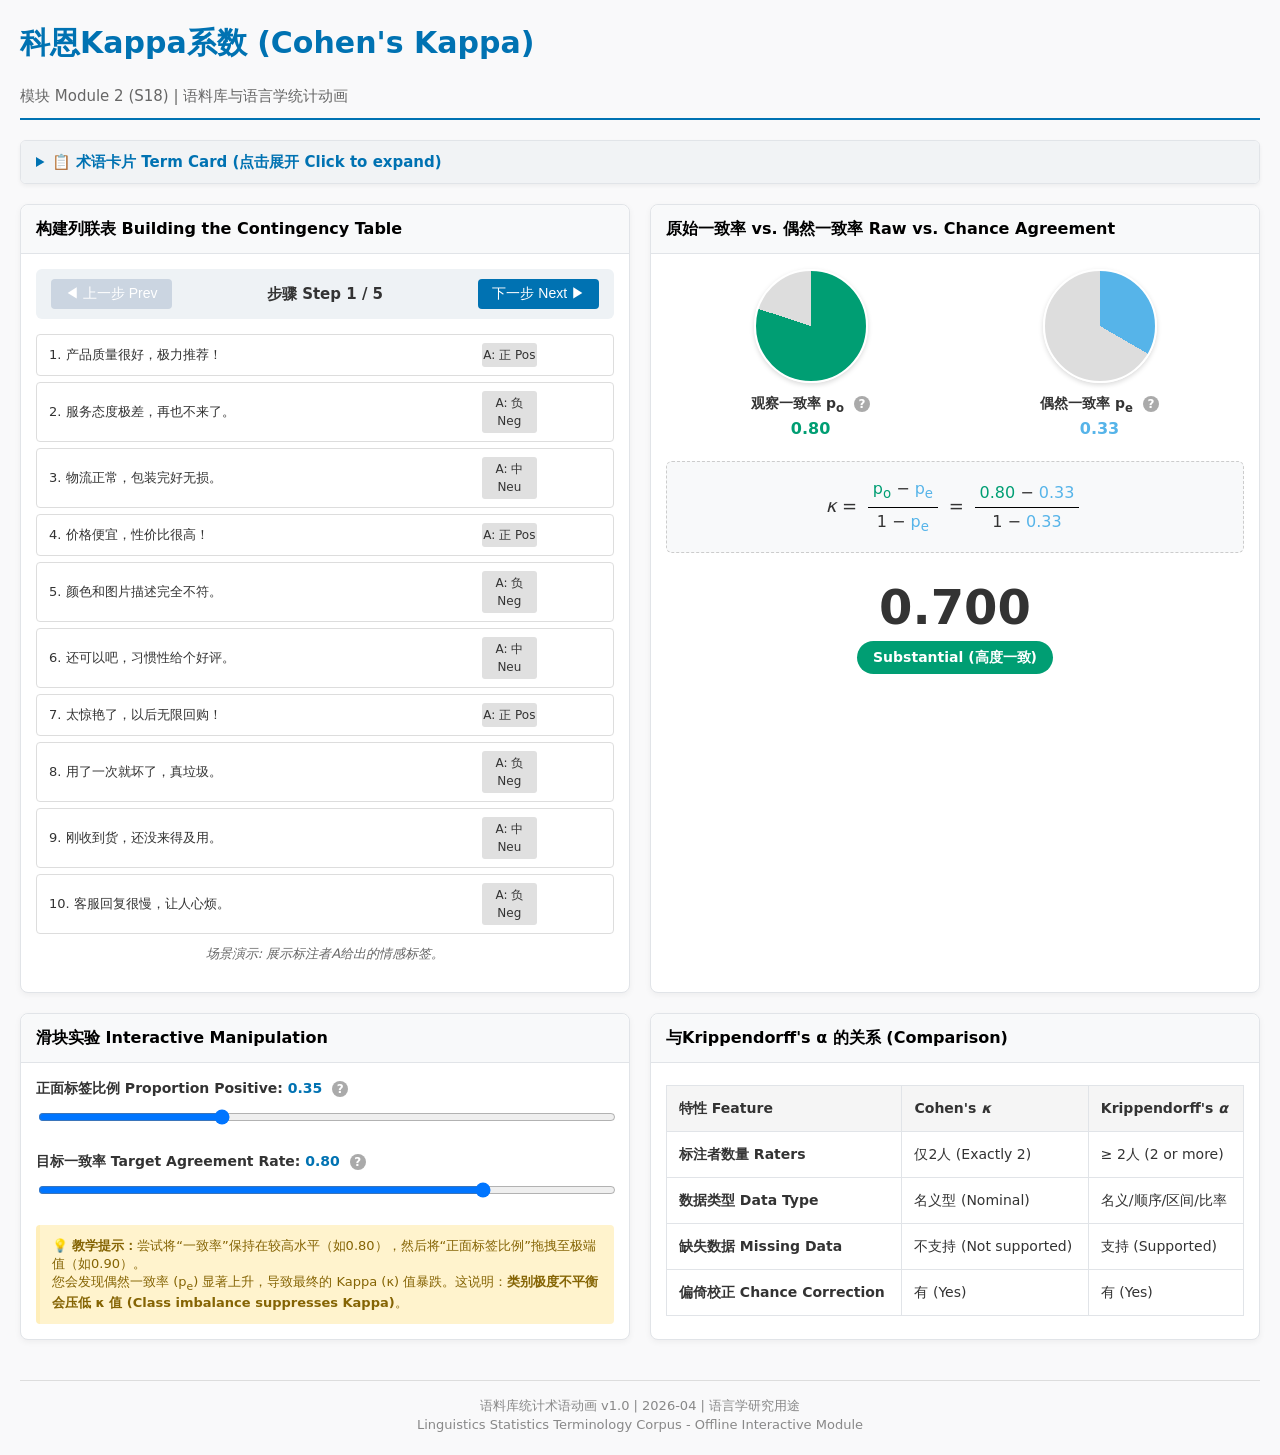
<file: IP/Termbank/Termbank Animations/Termbank Animations/Cohen's Kappa.html>
<!DOCTYPE html>
<html lang="zh-CN">
<head>
    <meta charset="UTF-8">
    <meta name="viewport" content="width=device-width, initial-scale=1.0">
    <title>Cohen's Kappa 动画 | 语料库统计术语</title>
    <style>
        /* Typography and Colors */
        :root {
            --okabe-orange: #E69F00;
            --okabe-lightblue: #56B4E9;
            --okabe-green: #009E73;
            --okabe-yellow: #F0E442;
            --okabe-blue: #0072B2;
            --okabe-vermilion: #D55E00;
            --okabe-purple: #CC79A7;
            --okabe-black: #000000;
            --bg-color: #f9f9fa;
            --text-main: #333;
            --border-color: #e1e4e8;
        }

        body {
            font-family: system-ui, "PingFang SC", Arial, sans-serif;
            font-size: 15px;
            background: var(--bg-color);
            color: var(--text-main);
            margin: 0;
            padding: 20px;
            line-height: 1.5;
        }

        h1, h2, h3 { margin-top: 0; }
        
        header {
            border-bottom: 2px solid var(--okabe-blue);
            padding-bottom: 10px;
            margin-bottom: 20px;
        }

        /* Term Card */
        .term-card {
            background: #fff;
            border: 1px solid var(--border-color);
            border-radius: 6px;
            margin-bottom: 20px;
            overflow: hidden;
            box-shadow: 0 2px 4px rgba(0,0,0,0.05);
        }
        .term-card summary {
            background: #f1f3f5;
            padding: 10px 15px;
            font-weight: bold;
            cursor: pointer;
            user-select: none;
            color: var(--okabe-blue);
        }
        .term-table {
            width: 100%;
            border-collapse: collapse;
        }
        .term-table th, .term-table td {
            border-top: 1px solid #eee;
            padding: 10px 15px;
            text-align: left;
        }
        .term-table th {
            background: #fafafa;
            width: 15%;
            white-space: nowrap;
            color: #555;
        }

        /* Grid Layout */
        .grid-container {
            display: grid;
            grid-template-columns: repeat(auto-fit, minmax(450px, 1fr));
            gap: 20px;
        }
        .panel {
            background: #fff;
            border-radius: 8px;
            border: 1px solid var(--border-color);
            box-shadow: 0 2px 6px rgba(0,0,0,0.05);
            display: flex;
            flex-direction: column;
        }
        .panel-header {
            background: #f8f9fa;
            padding: 12px 15px;
            border-bottom: 1px solid var(--border-color);
            border-radius: 8px 8px 0 0;
            font-weight: bold;
            font-size: 16px;
            color: var(--okabe-black);
        }
        .panel-content {
            padding: 15px;
            flex: 1;
        }

        /* Step Navigator */
        .step-nav {
            display: flex;
            justify-content: space-between;
            align-items: center;
            background: #eef2f5;
            padding: 10px 15px;
            border-radius: 6px;
            margin-bottom: 15px;
        }
        .step-nav button {
            background: var(--okabe-blue);
            color: white;
            border: none;
            padding: 6px 14px;
            border-radius: 4px;
            cursor: pointer;
            font-size: 14px;
            transition: background 0.2s;
        }
        .step-nav button:disabled {
            background: #cbd5e1;
            cursor: not-allowed;
        }
        .step-nav button:not(:disabled):hover {
            background: #005a8f;
        }

        /* Examples View */
        .example-item {
            display: flex;
            justify-content: space-between;
            align-items: center;
            background: #fff;
            border: 1px solid #ddd;
            padding: 8px 12px;
            margin-bottom: 6px;
            border-radius: 4px;
            font-size: 13px;
        }
        .ex-labels span {
            display: inline-block;
            width: 55px;
            text-align: center;
            padding: 3px 0;
            border-radius: 3px;
            margin-left: 5px;
            font-size: 12px;
            transition: all 0.4s ease;
            background: #e0e0e0;
            color: #333;
        }
        .step-note {
            font-size: 13px;
            color: #666;
            text-align: center;
            margin-top: 10px;
            font-style: italic;
        }

        /* Contingency Table */
        .contingency-table {
            width: 100%;
            border-collapse: collapse;
            text-align: center;
            margin-top: 10px;
        }
        .contingency-table th, .contingency-table td {
            border: 1px solid #ccc;
            padding: 10px 5px;
            font-size: 14px;
        }
        .contingency-table th {
            background: #f0f0f0;
            font-weight: normal;
        }
        .agree-cell {
            background: rgba(0, 158, 115, 0.15); /* Okabe Green light */
            font-weight: bold;
        }
        .col-total, .row-total, .grand-total {
            background: #f9f9f9;
            font-style: italic;
            transition: opacity 0.5s;
        }
        .table-cell {
            transition: all 0.3s;
        }

        /* Pies & Formula */
        .pies-container {
            display: flex;
            justify-content: space-around;
            margin-bottom: 20px;
        }
        .pie-box {
            text-align: center;
        }
        .pie {
            width: 110px;
            height: 110px;
            border-radius: 50%;
            margin: 0 auto 10px auto;
            border: 2px solid #fff;
            box-shadow: 0 2px 5px rgba(0,0,0,0.15);
            background: #eee;
        }
        .pie-label {
            font-weight: bold;
            font-size: 14px;
        }
        
        .formula-box {
            text-align: center;
            font-size: 18px;
            margin-bottom: 20px;
            padding: 15px;
            background: #f8f9fa;
            border-radius: 6px;
            border: 1px dashed #ccc;
        }
        .frac {
            display: inline-flex;
            flex-direction: column;
            vertical-align: middle;
            text-align: center;
            margin: 0 5px;
            font-size: 16px;
        }
        .frac .top {
            border-bottom: 1px solid #000;
            padding: 0 5px 2px 5px;
        }
        .frac .bottom {
            padding: 2px 5px 0 5px;
        }

        .kappa-result-box {
            text-align: center;
            padding: 10px;
        }
        .kappa-value {
            font-size: 48px;
            font-weight: bold;
            color: #333;
            line-height: 1;
        }
        .kappa-interp {
            display: inline-block;
            padding: 6px 16px;
            border-radius: 20px;
            color: white;
            font-weight: bold;
            margin-top: 10px;
            font-size: 14px;
            transition: background-color 0.3s;
        }

        /* Sliders */
        .slider-group {
            margin-bottom: 20px;
        }
        .slider-group label {
            display: block;
            font-weight: bold;
            margin-bottom: 8px;
            font-size: 14px;
        }
        .slider-group input[type=range] {
            width: 100%;
            cursor: pointer;
        }
        .caption-box {
            background: #fff3cd;
            border-left: 4px solid #ffeeba;
            padding: 12px;
            font-size: 13px;
            color: #856404;
            border-radius: 4px;
            margin-top: 15px;
            line-height: 1.4;
        }

        /* Comparison Table */
        .comparison-table {
            width: 100%;
            border-collapse: collapse;
        }
        .comparison-table th, .comparison-table td {
            border: 1px solid #e1e4e8;
            padding: 12px;
            text-align: left;
            font-size: 14px;
        }
        .comparison-table th {
            background: #f5f5f5;
        }

        /* Tooltips */
        .tooltip-icon {
            display: inline-flex;
            justify-content: center;
            align-items: center;
            background: #aaa;
            color: white;
            border-radius: 50%;
            width: 16px;
            height: 16px;
            font-size: 12px;
            cursor: help;
            margin-left: 5px;
            position: relative;
        }
        .tooltip-icon::after {
            content: attr(data-tip);
            position: absolute;
            bottom: 130%;
            left: 50%;
            transform: translateX(-50%);
            background: rgba(0,0,0,0.85);
            color: #fff;
            padding: 6px 10px;
            border-radius: 4px;
            white-space: pre-wrap;
            width: max-content;
            max-width: 220px;
            opacity: 0;
            pointer-events: none;
            transition: opacity 0.2s;
            font-size: 12px;
            z-index: 999;
            font-weight: normal;
            line-height: 1.4;
            text-align: center;
        }
        .tooltip-icon:hover::after {
            opacity: 1;
        }

        /* Cell Tooltips */
        .tooltip-cell {
            position: relative;
            cursor: pointer;
        }
        .tooltip-cell:hover::after {
            content: attr(data-tip);
            position: absolute;
            bottom: 100%;
            left: 50%;
            transform: translateX(-50%);
            background: rgba(0,0,0,0.85);
            color: white;
            padding: 6px;
            border-radius: 4px;
            white-space: nowrap;
            z-index: 20;
            font-size: 12px;
            pointer-events: none;
            margin-bottom: 5px;
        }
        
        footer {
            margin-top: 40px;
            text-align: center;
            color: #888;
            font-size: 13px;
            border-top: 1px solid #ddd;
            padding-top: 15px;
        }
    </style>
</head>
<body>

    <header>
        <h1 style="color: var(--okabe-blue);">科恩Kappa系数 (Cohen's Kappa)</h1>
        <p style="margin: 5px 0 0 0; color: #666;">模块 Module 2 (S18) | 语料库与语言学统计动画</p>
    </header>

    <details class="term-card">
        <summary>📋 术语卡片 Term Card (点击展开 Click to expand)</summary>
        <table class="term-table">
            <tr><th>编号 ID</th><td>S18</td></tr>
            <tr><th>中文名称</th><td>科恩Kappa系数</td></tr>
            <tr><th>英文名称</th><td>Cohen's Kappa</td></tr>
            <tr><th>拼音</th><td>Kē'ēn Kappa xìshù</td></tr>
            <tr><th>公式 Formula</th><td><i>&kappa;</i> = (p<sub>o</sub> &minus; p<sub>e</sub>) / (1 &minus; p<sub>e</sub>)</td></tr>
            <tr><th>中文定义</th><td>用于衡量两名评估者在名义类别标注上的一致性，通过剔除偶然一致的概率来提供比原始一致率更可靠的指标。</td></tr>
            <tr><th>英文定义</th><td>A statistic that measures inter-rater agreement for qualitative (categorical) items, correcting for agreement that would be expected by chance.</td></tr>
            <tr><th>例句 Example</th><td>"两位独立标注者对100条推文进行了情感极性分类，其Cohen's Kappa系数为0.75，表明一致性良好。"</td></tr>
        </table>
    </details>

    <div class="grid-container">
        
        <!-- Panel A -->
        <div class="panel" id="panel-a">
            <div class="panel-header">构建列联表 Building the Contingency Table</div>
            <div class="panel-content">
                <div class="step-nav">
                    <button id="prev">◀ 上一步 Prev</button>
                    <span id="step-indicator" style="font-weight:bold;">步骤 Step 1 / 5</span>
                    <button id="next">下一步 Next ▶</button>
                </div>

                <!-- Step 1-3 Examples -->
                <div id="examples-view">
                    <!-- JS will populate examples here -->
                </div>

                <!-- Step 4-5 Table -->
                <div id="table-view" style="display:none;">
                    <table class="contingency-table" id="kappa-table">
                        <thead>
                            <tr>
                                <th></th>
                                <th>B-正面 Pos</th>
                                <th>B-中性 Neu</th>
                                <th>B-负面 Neg</th>
                                <th class="col-total">合计 Total</th>
                            </tr>
                        </thead>
                        <tbody>
                            <tr>
                                <th>A-正面 Pos</th>
                                <td id="cell-0-0" class="agree-cell table-cell tooltip-cell">0</td>
                                <td id="cell-0-1" class="table-cell tooltip-cell">0</td>
                                <td id="cell-0-2" class="table-cell tooltip-cell">0</td>
                                <td id="row-tot-0" class="row-total">0</td>
                            </tr>
                            <tr>
                                <th>A-中性 Neu</th>
                                <td id="cell-1-0" class="table-cell tooltip-cell">0</td>
                                <td id="cell-1-1" class="agree-cell table-cell tooltip-cell">0</td>
                                <td id="cell-1-2" class="table-cell tooltip-cell">0</td>
                                <td id="row-tot-1" class="row-total">0</td>
                            </tr>
                            <tr>
                                <th>A-负面 Neg</th>
                                <td id="cell-2-0" class="table-cell tooltip-cell">0</td>
                                <td id="cell-2-1" class="table-cell tooltip-cell">0</td>
                                <td id="cell-2-2" class="agree-cell table-cell tooltip-cell">0</td>
                                <td id="row-tot-2" class="row-total">0</td>
                            </tr>
                        </tbody>
                        <tfoot>
                            <tr>
                                <th>合计 Total</th>
                                <td id="col-tot-0" class="col-total">0</td>
                                <td id="col-tot-1" class="col-total">0</td>
                                <td id="col-tot-2" class="col-total">0</td>
                                <td id="grand-tot" class="grand-total">0</td>
                            </tr>
                        </tfoot>
                    </table>
                    
                    <div class="slider-group" style="margin-top: 25px;">
                        <label>
                            样本量 Sample Size (N): <span id="val-n" style="color:var(--okabe-blue)">100</span>
                            <span class="tooltip-icon" data-tip="控制列联表中的总样本数 N">?</span>
                        </label>
                        <input type="range" id="slider-n" min="20" max="200" step="10" value="100">
                    </div>
                </div>
                
                <p class="step-note" id="step-note">场景：两名标注者(A与B)对社交媒体文本进行情感极性标注。</p>
            </div>
        </div>

        <!-- Panel B -->
        <div class="panel" id="panel-b">
            <div class="panel-header">原始一致率 vs. 偶然一致率 Raw vs. Chance Agreement</div>
            <div class="panel-content">
                <div class="pies-container">
                    <div class="pie-box">
                        <div class="pie" id="pie-po"></div>
                        <div class="pie-label">
                            观察一致率 p<sub>o</sub>
                            <span class="tooltip-icon" data-tip="两名标注者实际给出相同标签的比例（即对角线单元格之和除以总数）">?</span><br>
                            <span id="po-val" style="color:var(--okabe-green); font-size:16px;">0.00</span>
                        </div>
                    </div>
                    <div class="pie-box">
                        <div class="pie" id="pie-pe"></div>
                        <div class="pie-label">
                            偶然一致率 p<sub>e</sub>
                            <span class="tooltip-icon" data-tip="若两人完全随机瞎蒙，由于边缘分布(Marginals)带来的预期巧合一致概率">?</span><br>
                            <span id="pe-val" style="color:var(--okabe-lightblue); font-size:16px;">0.00</span>
                        </div>
                    </div>
                </div>

                <div class="formula-box">
                    <i>&kappa;</i> = 
                    <span class="frac">
                        <span class="top"><span style="color:var(--okabe-green)">p<sub>o</sub></span> &minus; <span style="color:var(--okabe-lightblue)">p<sub>e</sub></span></span>
                        <span class="bottom">1 &minus; <span style="color:var(--okabe-lightblue)">p<sub>e</sub></span></span>
                    </span>
                    = 
                    <span class="frac">
                        <span class="top"><span id="f-po" style="color:var(--okabe-green)">0.80</span> &minus; <span id="f-pe" style="color:var(--okabe-lightblue)">0.34</span></span>
                        <span class="bottom">1 &minus; <span id="f-pe2" style="color:var(--okabe-lightblue)">0.34</span></span>
                    </span>
                </div>

                <div class="kappa-result-box">
                    <div class="kappa-value" id="kappa-value">0.700</div>
                    <div class="kappa-interp" id="kappa-interp">Substantial (高度一致)</div>
                </div>
            </div>
        </div>

        <!-- Panel C -->
        <div class="panel" id="panel-c">
            <div class="panel-header">滑块实验 Interactive Manipulation</div>
            <div class="panel-content">
                <div class="slider-group">
                    <label>
                        正面标签比例 Proportion Positive: <span id="val-ppos" style="color:var(--okabe-blue)">0.33</span>
                        <span class="tooltip-icon" data-tip="改变预设的文本真实类别分布。比例越极端，类别越不平衡。">?</span>
                    </label>
                    <input type="range" id="slider-ppos" min="0.1" max="0.9" step="0.05" value="0.35">
                </div>
                <div class="slider-group">
                    <label>
                        目标一致率 Target Agreement Rate: <span id="val-po" style="color:var(--okabe-blue)">0.80</span>
                        <span class="tooltip-icon" data-tip="控制两人实际达成一致（对角线）的目标比例。实际 p_o 可能会因整数取整略有微调。">?</span>
                    </label>
                    <input type="range" id="slider-po" min="0.1" max="1.0" step="0.05" value="0.80">
                </div>

                <div class="caption-box">
                    💡 <b>教学提示：</b>尝试将“一致率”保持在较高水平（如0.80），然后将“正面标签比例”拖拽至极端值（如0.90）。<br>
                    您会发现偶然一致率 (p<sub>e</sub>) 显著上升，导致最终的 Kappa (&kappa;) 值暴跌。这说明：<b>类别极度不平衡会压低 &kappa; 值 (Class imbalance suppresses Kappa)</b>。
                </div>
            </div>
        </div>

        <!-- Panel D -->
        <div class="panel" id="panel-d">
            <div class="panel-header">与Krippendorff's &alpha; 的关系 (Comparison)</div>
            <div class="panel-content" style="display:flex; align-items:center;">
                <table class="comparison-table">
                    <thead>
                        <tr>
                            <th>特性 Feature</th>
                            <th>Cohen's <i>&kappa;</i></th>
                            <th>Krippendorff's <i>&alpha;</i></th>
                        </tr>
                    </thead>
                    <tbody>
                        <tr>
                            <td><b>标注者数量 Raters</b></td>
                            <td>仅2人 (Exactly 2)</td>
                            <td>&ge; 2人 (2 or more)</td>
                        </tr>
                        <tr>
                            <td><b>数据类型 Data Type</b></td>
                            <td>名义型 (Nominal)</td>
                            <td>名义/顺序/区间/比率</td>
                        </tr>
                        <tr>
                            <td><b>缺失数据 Missing Data</b></td>
                            <td>不支持 (Not supported)</td>
                            <td>支持 (Supported)</td>
                        </tr>
                        <tr>
                            <td><b>偏倚校正 Chance Correction</b></td>
                            <td>有 (Yes)</td>
                            <td>有 (Yes)</td>
                        </tr>
                    </tbody>
                </table>
            </div>
        </div>

    </div>

    <footer>
        语料库统计术语动画 v1.0 | 2026-04 | 语言学研究用途<br>
        Linguistics Statistics Terminology Corpus - Offline Interactive Module
    </footer>

    <script>
        (function(){
            // --- Step 1-3 Examples Data ---
            const mockExamples = [
                { text: "1. 产品质量很好，极力推荐！", a: 0, b: 0, agree: true }, // Pos
                { text: "2. 服务态度极差，再也不来了。", a: 2, b: 2, agree: true }, // Neg
                { text: "3. 物流正常，包装完好无损。", a: 1, b: 0, agree: false }, // Neu vs Pos
                { text: "4. 价格便宜，性价比很高！", a: 0, b: 0, agree: true }, // Pos
                { text: "5. 颜色和图片描述完全不符。", a: 2, b: 1, agree: false }, // Neg vs Neu
                { text: "6. 还可以吧，习惯性给个好评。", a: 1, b: 1, agree: true }, // Neu
                { text: "7. 太惊艳了，以后无限回购！", a: 0, b: 0, agree: true }, // Pos
                { text: "8. 用了一次就坏了，真垃圾。", a: 2, b: 2, agree: true }, // Neg
                { text: "9. 刚收到货，还没来得及用。", a: 1, b: 1, agree: true }, // Neu
                { text: "10. 客服回复很慢，让人心烦。", a: 2, b: 0, agree: false }  // Neg vs Pos
            ];

            const labelMap = { 0: '正 Pos', 1: '中 Neu', 2: '负 Neg' };
            const exContainer = document.getElementById('examples-view');
            
            mockExamples.forEach(ex => {
                let div = document.createElement('div');
                div.className = 'example-item';
                div.setAttribute('data-agree', ex.agree);
                div.innerHTML = `
                    <span class="ex-text">${ex.text}</span>
                    <span class="ex-labels">
                        <span class="a-label">A: ${labelMap[ex.a]}</span>
                        <span class="b-label">B: ${labelMap[ex.b]}</span>
                    </span>
                `;
                exContainer.appendChild(div);
            });

            // --- State Variables ---
            let currentStep = 1;
            let tableAnimated = false; // ensures we only animate table numbers once per step 4 entry

            // DOM Elements
            const sPpos = document.getElementById('slider-ppos');
            const sPo = document.getElementById('slider-po');
            const sN = document.getElementById('slider-n');

            // --- Core Math Logic ---
            function calculateMatrixAndMetrics(animate = false) {
                let p_pos = parseFloat(sPpos.value);
                let p_o_target = parseFloat(sPo.value);
                let n = parseInt(sN.value);

                // Update slider labels
                document.getElementById('val-ppos').innerText = p_pos.toFixed(2);
                document.getElementById('val-po').innerText = p_o_target.toFixed(2);
                document.getElementById('val-n').innerText = n;

                // Marginals
                let M = [p_pos, (1 - p_pos) / 2, (1 - p_pos) / 2];
                let pe = M[0]*M[0] + M[1]*M[1] + M[2]*M[2];
                let delta = p_o_target - pe;

                // Compute exact real-number matrix
                let matrix = [[0,0,0],[0,0,0],[0,0,0]];
                for(let i=0; i<3; i++) {
                    for(let j=0; j<3; j++) {
                        if(i === j) {
                            matrix[i][j] = M[i]*M[i] + delta * (M[i]*(1-M[i])) / (1 - pe);
                        } else {
                            matrix[i][j] = M[i]*M[j] - delta * (M[i]*M[j]) / (1 - pe);
                        }
                        if(matrix[i][j] < 0) matrix[i][j] = 0; // clamp negative bounds
                    }
                }

                // Integer Rounding keeping sum = N exactly
                let flat = [];
                for(let i=0; i<3; i++) {
                    for(let j=0; j<3; j++) {
                        let v = matrix[i][j] * n;
                        flat.push({r:i, c:j, f:Math.floor(v), rem: v - Math.floor(v)});
                    }
                }
                let sumF = flat.reduce((sum, item) => sum + item.f, 0);
                let diff = n - sumF;
                flat.sort((a,b) => b.rem - a.rem);
                for(let i=0; i<diff; i++) flat[i].f += 1; // distribute remainders

                let intMatrix = [[0,0,0],[0,0,0],[0,0,0]];
                flat.forEach(item => intMatrix[item.r][item.c] = item.f);

                // Update Table View
                let rowTotals = [0,0,0];
                let colTotals = [0,0,0];
                let agreeCount = 0;
                let rNames = ['正', '中', '负'];
                let cNames = ['正', '中', '负'];

                for(let i=0; i<3; i++) {
                    for(let j=0; j<3; j++) {
                        let val = intMatrix[i][j];
                        rowTotals[i] += val;
                        colTotals[j] += val;
                        if(i === j) agreeCount += val;

                        let cell = document.getElementById(`cell-${i}-${j}`);
                        cell.setAttribute('data-val', val); // store for animation
                        cell.setAttribute('data-tip', `A-${rNames[i]} B-${cNames[j]}: ${val}条 (${i===j ? '一致 Agreement':'不一致 Disagreement'})`);
                        
                        if(!animate) {
                            cell.innerText = val;
                        }
                    }
                }

                // Totals
                if(!animate) {
                    for(let i=0; i<3; i++) {
                        document.getElementById(`row-tot-${i}`).innerText = rowTotals[i];
                        document.getElementById(`col-tot-${i}`).innerText = colTotals[i];
                    }
                    document.getElementById('grand-tot').innerText = n;
                }

                // Actual calculated metrics
                let actualPo = agreeCount / n;
                let actualPe = 0;
                for(let i=0; i<3; i++) {
                    actualPe += (rowTotals[i]/n) * (colTotals[i]/n);
                }

                let kappa = (actualPo - actualPe) / (1 - actualPe);
                if(actualPe === 1) kappa = 1;
                if(n === 0) kappa = 0;

                updatePanelB(actualPo, actualPe, kappa);
            }

            function updatePanelB(po, pe, kappa) {
                document.getElementById('po-val').innerText = po.toFixed(2);
                document.getElementById('pe-val').innerText = pe.toFixed(2);

                document.getElementById('pie-po').style.background = `conic-gradient(var(--okabe-green) 0% ${po*100}%, #ddd ${po*100}% 100%)`;
                document.getElementById('pie-pe').style.background = `conic-gradient(var(--okabe-lightblue) 0% ${pe*100}%, #ddd ${pe*100}% 100%)`;

                document.getElementById('f-po').innerText = po.toFixed(2);
                document.getElementById('f-pe').innerText = pe.toFixed(2);
                document.getElementById('f-pe2').innerText = pe.toFixed(2);

                // Kappa Color Logic
                let interp = "";
                let color = "";
                if (kappa < 0.40) { interp = "Poor (一致性差)"; color = "var(--okabe-vermilion)"; }
                else if (kappa <= 0.60) { interp = "Moderate (中度一致)"; color = "var(--okabe-orange)"; }
                else if (kappa <= 0.80) { interp = "Substantial (高度一致)"; color = "var(--okabe-green)"; }
                else { interp = "Almost Perfect (极高一致)"; color = "var(--okabe-blue)"; }

                document.getElementById('kappa-value').innerText = kappa.toFixed(3);
                let interpEl = document.getElementById('kappa-interp');
                interpEl.innerText = interp;
                interpEl.style.backgroundColor = color;
            }

            // --- Animation Helpers ---
            function animateValue(obj, start, end, duration) {
                let startTimestamp = null;
                const step = (timestamp) => {
                    if (!startTimestamp) startTimestamp = timestamp;
                    const progress = Math.min((timestamp - startTimestamp) / duration, 1);
                    obj.innerHTML = Math.floor(progress * (end - start) + start);
                    if (progress < 1) {
                        window.requestAnimationFrame(step);
                    } else {
                        obj.innerHTML = end;
                    }
                };
                window.requestAnimationFrame(step);
            }

            function triggerTableAnimation() {
                if(tableAnimated) return;
                tableAnimated = true;
                
                // Animate core cells
                for(let i=0; i<3; i++) {
                    for(let j=0; j<3; j++) {
                        let cell = document.getElementById(`cell-${i}-${j}`);
                        let target = parseInt(cell.getAttribute('data-val'));
                        animateValue(cell, 0, target, 800);
                    }
                }
                
                // Set totals text (animated by opacity via CSS in updateSteps)
                let n = parseInt(sN.value);
                let rt = [0,0,0]; let ct = [0,0,0];
                for(let i=0; i<3; i++){
                    for(let j=0; j<3; j++){
                        let v = parseInt(document.getElementById(`cell-${i}-${j}`).getAttribute('data-val'));
                        rt[i]+=v; ct[j]+=v;
                    }
                }
                for(let i=0; i<3; i++){
                    document.getElementById(`row-tot-${i}`).innerText = rt[i];
                    document.getElementById(`col-tot-${i}`).innerText = ct[j=i]; // reuse i
                }
                document.getElementById('grand-tot').innerText = n;
            }

            // --- Step Navigation Logic ---
            function updateSteps() {
                document.getElementById('step-indicator').innerText = `步骤 Step ${currentStep} / 5`;
                document.getElementById('prev').disabled = currentStep === 1;
                document.getElementById('next').disabled = currentStep === 5;

                let exItems = document.querySelectorAll('.example-item');
                let exView = document.getElementById('examples-view');
                let tbView = document.getElementById('table-view');
                let note = document.getElementById('step-note');

                if (currentStep <= 3) {
                    exView.style.display = 'block';
                    tbView.style.display = 'none';
                    tableAnimated = false; // reset table animation state

                    exItems.forEach(ex => {
                        let bLab = ex.querySelector('.b-label');
                        let aLab = ex.querySelector('.a-label');
                        if (currentStep === 1) {
                            bLab.style.opacity = '0';
                            aLab.style.background = '#e0e0e0'; aLab.style.color = '#333';
                            bLab.style.background = '#e0e0e0'; bLab.style.color = '#333';
                            note.innerText = "场景演示: 展示标注者A给出的情感标签。";
                        } else if (currentStep === 2) {
                            bLab.style.opacity = '1';
                            aLab.style.background = '#e0e0e0'; aLab.style.color = '#333';
                            bLab.style.background = '#e0e0e0'; bLab.style.color = '#333';
                            note.innerText = "并列对比: 展示标注者B的对应标签。";
                        } else if (currentStep === 3) {
                            bLab.style.opacity = '1';
                            let agree = ex.getAttribute('data-agree') === 'true';
                            let color = agree ? 'var(--okabe-green)' : 'var(--okabe-vermilion)';
                            aLab.style.background = color; aLab.style.color = 'white';
                            bLab.style.background = color; bLab.style.color = 'white';
                            note.innerText = "一致性检查: 绿色表示两人达成一致，红色为分歧。";
                        }
                    });
                } else {
                    exView.style.display = 'none';
                    tbView.style.display = 'block';
                    
                    let totals = document.querySelectorAll('.row-total, .col-total, .grand-total');
                    if (currentStep === 4) {
                        totals.forEach(t => t.style.opacity = '0');
                        note.innerText = "汇集成列联表: 将所有独立判定汇总到 3×3 矩阵中。";
                        triggerTableAnimation();
                    } else {
                        totals.forEach(t => t.style.opacity = '1');
                        note.innerText = "计算边缘概率: 行列的合计值决定了 p_e (偶然一致率) 的大小。";
                        // If instantly jumping to 5, ensure values are set
                        if(!tableAnimated) {
                            calculateMatrixAndMetrics(false);
                            tableAnimated = true;
                        }
                    }
                }
            }

            // --- Event Listeners ---
            document.getElementById('prev').addEventListener('click', () => {
                if(currentStep > 1) { currentStep--; updateSteps(); }
            });
            document.getElementById('next').addEventListener('click', () => {
                if(currentStep < 5) { currentStep++; updateSteps(); }
            });

            // Sliders Interaction
            [sPpos, sPo, sN].forEach(slider => {
                slider.addEventListener('input', () => {
                    // Auto-advance to full table view when user interacts with sliders
                    if(currentStep < 5) {
                        currentStep = 5;
                        updateSteps();
                    }
                    calculateMatrixAndMetrics(false); // update instantly without cell animation
                });
            });

            // Initialization
            calculateMatrixAndMetrics(false);
            updateSteps();
        })();
    </script>
</body>
</html>
</file>
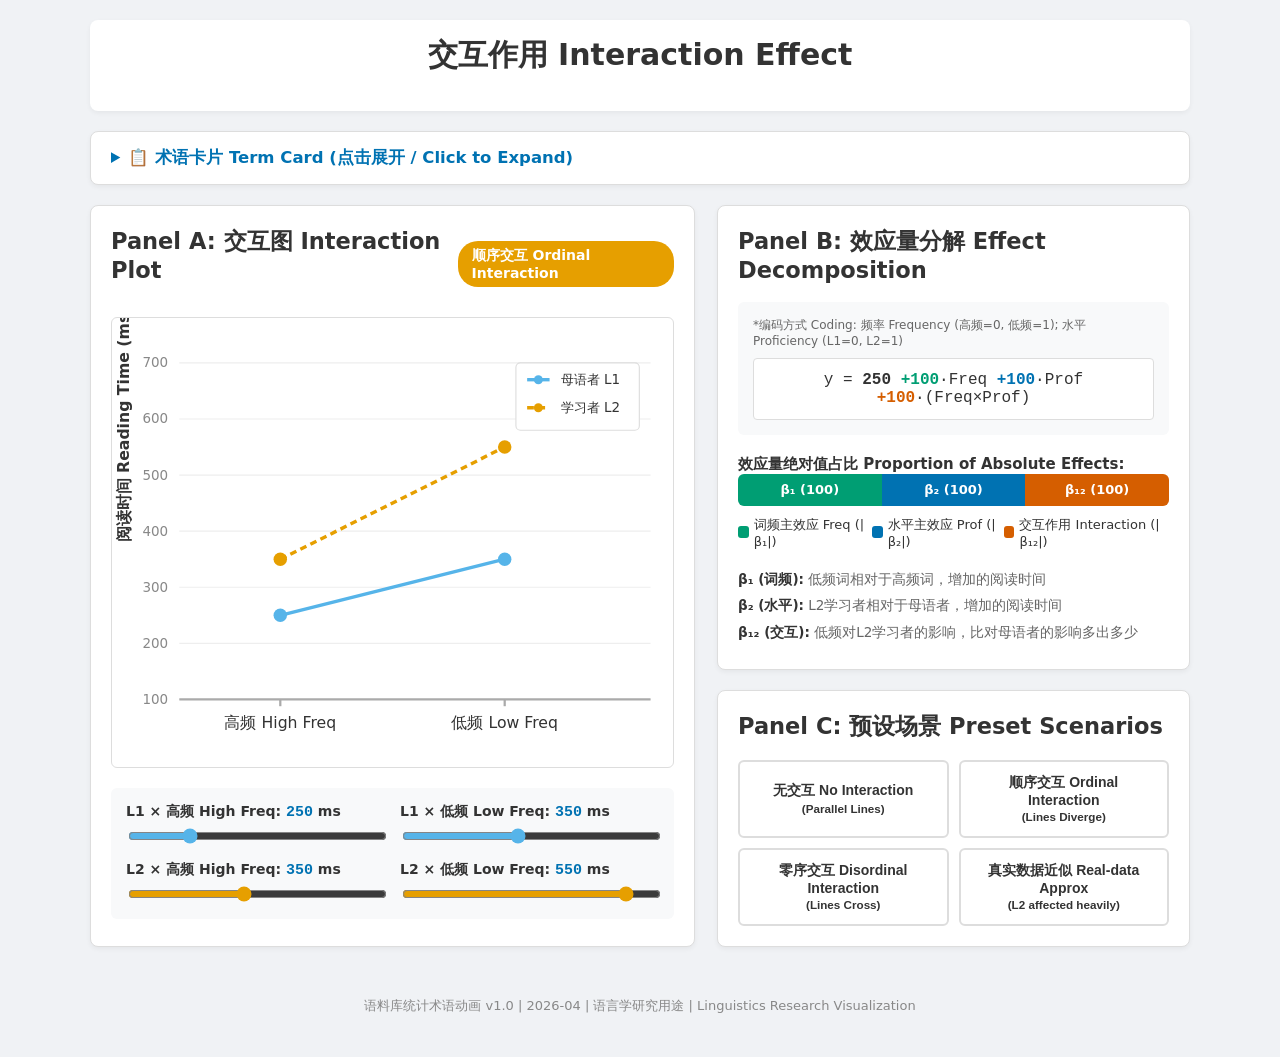
<file: IP/Termbank/Termbank Animations/Termbank Animations/Interaction Effect.html>
<!DOCTYPE html>
<html lang="zh-CN">
<head>
    <meta charset="UTF-8">
    <meta name="viewport" content="width=device-width, initial-scale=1.0">
    <title>S23_Interaction_animation: 交互作用 Interaction Effect</title>
    <style>
        :root {
            /* Okabe-Ito Colorblind-safe Palette */
            --c-orange: #E69F00;
            --c-blue: #56B4E9;
            --c-green: #009E73;
            --c-navy: #0072B2;
            --c-red: #D55E00;
            --c-bg: #f8f9fa;
            --c-border: #ddd;
            --c-text: #333;
            --c-text-muted: #666;
            
            font-family: system-ui, "PingFang SC", Arial, sans-serif;
            font-size: 15px;
            color: var(--c-text);
        }

        * { box-sizing: border-box; }
        
        body {
            margin: 0;
            padding: 20px;
            background-color: #f0f2f5;
        }

        h1, h2, h3 { margin-top: 0; }
        
        .container {
            max-width: 1100px;
            margin: 0 auto;
            min-width: 960px; /* Minimum width requirement */
        }

        header {
            text-align: center;
            margin-bottom: 20px;
            padding: 15px;
            background: white;
            border-radius: 8px;
            box-shadow: 0 2px 5px rgba(0,0,0,0.05);
        }

        /* Term Card */
        .term-card {
            background: white;
            border: 1px solid var(--c-border);
            border-radius: 8px;
            padding: 15px 20px;
            margin-bottom: 20px;
            box-shadow: 0 2px 5px rgba(0,0,0,0.05);
        }
        .term-card summary {
            font-weight: bold;
            font-size: 1.1rem;
            cursor: pointer;
            outline: none;
            color: var(--c-navy);
        }
        .term-card table {
            width: 100%;
            border-collapse: collapse;
            margin-top: 15px;
            font-size: 0.95rem;
        }
        .term-card th, .term-card td {
            border: 1px solid var(--c-border);
            padding: 10px;
            text-align: left;
            vertical-align: top;
        }
        .term-card th {
            background: var(--c-bg);
            width: 15%;
            font-weight: 600;
            white-space: nowrap;
        }

        /* Layout Grid */
        .grid {
            display: grid;
            grid-template-columns: 55% 43%;
            gap: 2%;
        }
        .right-column {
            display: flex;
            flex-direction: column;
            gap: 20px;
        }

        .panel {
            background: white;
            border: 1px solid var(--c-border);
            border-radius: 8px;
            padding: 20px;
            box-shadow: 0 2px 5px rgba(0,0,0,0.05);
        }

        /* Panel A: Interaction Plot */
        .panel-a-header {
            display: flex;
            justify-content: space-between;
            align-items: center;
            margin-bottom: 15px;
        }
        .badge {
            padding: 6px 14px;
            border-radius: 20px;
            color: white;
            font-weight: bold;
            font-size: 14px;
            transition: background-color 0.3s;
        }
        .badge-none { background-color: #888; }
        .badge-ordinal { background-color: var(--c-orange); }
        .badge-disordinal { background-color: var(--c-red); }

        .plot-container {
            display: flex;
            flex-direction: column;
            gap: 20px;
        }

        .svg-wrapper {
            position: relative;
            width: 100%;
            border: 1px solid var(--c-border);
            border-radius: 6px;
            background: #fff;
        }
        
        svg {
            display: block;
            width: 100%;
            height: auto;
        }

        /* CSS-only Tooltips */
        .css-tooltip {
            position: absolute;
            width: 24px;
            height: 24px;
            transform: translate(-50%, -50%);
            border-radius: 50%;
            cursor: crosshair;
            z-index: 10;
        }
        .css-tooltip::after {
            content: attr(data-tooltip);
            position: absolute;
            bottom: 100%;
            left: 50%;
            transform: translateX(-50%);
            background: rgba(0, 0, 0, 0.85);
            color: white;
            padding: 6px 10px;
            border-radius: 4px;
            white-space: nowrap;
            font-size: 13px;
            pointer-events: none;
            opacity: 0;
            transition: opacity 0.2s;
            margin-bottom: 5px;
            box-shadow: 0 2px 4px rgba(0,0,0,0.2);
            z-index: 100;
        }
        .css-tooltip:hover::after {
            opacity: 1;
        }

        /* Sliders */
        .controls-grid {
            display: grid;
            grid-template-columns: 1fr 1fr;
            gap: 15px;
            background: var(--c-bg);
            padding: 15px;
            border-radius: 6px;
        }
        .slider-group {
            display: flex;
            flex-direction: column;
            font-size: 14px;
        }
        .slider-group label {
            margin-bottom: 5px;
            font-weight: 600;
        }
        .slider-group span.val {
            font-family: monospace;
            font-size: 15px;
            color: var(--c-navy);
        }
        input[type="range"] {
            width: 100%;
            cursor: pointer;
        }
        .slider-l1 input { accent-color: var(--c-blue); }
        .slider-l2 input { accent-color: var(--c-orange); }

        /* Panel B: Effect Decomposition */
        .formula-box {
            background: var(--c-bg);
            padding: 15px;
            border-radius: 6px;
            margin-bottom: 20px;
        }
        .coding-note {
            font-size: 12px;
            color: var(--c-text-muted);
            margin-bottom: 10px;
        }
        .equation {
            font-size: 16px;
            text-align: center;
            font-family: monospace;
            background: white;
            padding: 12px;
            border: 1px solid var(--c-border);
            border-radius: 4px;
        }
        .equation span { font-weight: bold; }

        .effect-bar-container {
            margin-top: 10px;
        }
        .effect-bar-wrapper {
            display: flex;
            height: 32px;
            border-radius: 6px;
            overflow: hidden;
            background: #eee;
        }
        .effect-bar {
            height: 100%;
            display: flex;
            align-items: center;
            justify-content: center;
            color: white;
            font-size: 13px;
            font-weight: bold;
            transition: width 0.4s ease;
            white-space: nowrap;
            overflow: hidden;
        }
        .legend-grid {
            display: flex;
            justify-content: space-between;
            margin-top: 10px;
            font-size: 13px;
        }
        .legend-item {
            display: flex;
            align-items: center;
            gap: 5px;
        }
        .legend-color {
            width: 12px;
            height: 12px;
            border-radius: 3px;
        }
        .linguistic-meaning {
            margin-top: 20px;
            font-size: 13.5px;
            line-height: 1.6;
            color: var(--c-text-muted);
        }
        .linguistic-meaning p { margin: 5px 0; }
        .linguistic-meaning strong { color: var(--c-text); }

        /* Panel C: Preset Scenarios */
        .preset-grid {
            display: grid;
            grid-template-columns: 1fr 1fr;
            gap: 10px;
        }
        .preset-btn {
            background: white;
            border: 2px solid var(--c-border);
            padding: 12px;
            border-radius: 6px;
            font-size: 14px;
            font-weight: 600;
            color: var(--c-text);
            cursor: pointer;
            transition: all 0.2s;
        }
        .preset-btn:hover {
            border-color: var(--c-navy);
            background: var(--c-bg);
        }

        footer {
            text-align: center;
            margin-top: 30px;
            color: #888;
            font-size: 13px;
            padding: 20px 0;
        }
    </style>
</head>
<body>

    <div class="container">
        <header>
            <h1>交互作用 Interaction Effect</h1>
        </header>

        <!-- 术语卡片 Term Card -->
        <details class="term-card">
            <summary>📋 术语卡片 Term Card (点击展开 / Click to Expand)</summary>
            <table>
                <tbody>
                    <tr><th>编号 ID</th><td>S23</td></tr>
                    <tr><th>中文名称</th><td>交互作用</td></tr>
                    <tr><th>英文名称</th><td>Interaction Effect</td></tr>
                    <tr><th>拼音</th><td>jiāo hù zuò yòng</td></tr>
                    <tr><th>公式</th><td><i>Y = β<sub>0</sub> + β<sub>1</sub>X<sub>1</sub> + β<sub>2</sub>X<sub>2</sub> + β<sub>12</sub>(X<sub>1</sub>X<sub>2</sub>) + ε</i></td></tr>
                    <tr><th>中文定义</th><td>当一个自变量对因变量的影响随着另一个自变量的水平变化而发生改变时，称这两个自变量之间存在交互作用。</td></tr>
                    <tr><th>英文定义</th><td>An interaction occurs when the effect of one independent variable on the dependent variable differs depending on the level of another independent variable.</td></tr>
                    <tr><th>语言学例句</th><td>研究发现词频与语言水平之间存在显著的交互作用：低频词对二语学习者阅读时间的增加幅度显著大于母语者。</td></tr>
                </tbody>
            </table>
        </details>

        <div class="grid">
            <!-- Panel A: Interaction Plot -->
            <div class="panel panel-a">
                <div class="panel-a-header">
                    <h2>Panel A: 交互图 Interaction Plot</h2>
                    <span id="interaction-badge" class="badge badge-none">检测中...</span>
                </div>
                
                <div class="plot-container">
                    <div class="svg-wrapper">
                        <!-- viewBox standardizes internal coordinate system to 500x400 -->
                        <svg viewBox="0 0 500 400" preserveAspectRatio="xMidYMid meet" xmlns="http://www.w3.org/2000/svg">
                            <!-- Y-axis Grid -->
                            <g stroke="#eee" stroke-width="1">
                                <line x1="60" y1="340" x2="480" y2="340"/> <!-- 100 -->
                                <line x1="60" y1="290" x2="480" y2="290"/> <!-- 200 -->
                                <line x1="60" y1="240" x2="480" y2="240"/> <!-- 300 -->
                                <line x1="60" y1="190" x2="480" y2="190"/> <!-- 400 -->
                                <line x1="60" y1="140" x2="480" y2="140"/> <!-- 500 -->
                                <line x1="60" y1="90" x2="480" y2="90"/>   <!-- 600 -->
                                <line x1="60" y1="40" x2="480" y2="40"/>   <!-- 700 -->
                            </g>
                            <!-- Y-axis Labels -->
                            <g fill="#888" font-size="12" text-anchor="end">
                                <text x="50" y="344">100</text>
                                <text x="50" y="294">200</text>
                                <text x="50" y="244">300</text>
                                <text x="50" y="194">400</text>
                                <text x="50" y="144">500</text>
                                <text x="50" y="94">600</text>
                                <text x="50" y="44">700</text>
                            </g>
                            <!-- Y-axis Title -->
                            <text x="-200" y="15" transform="rotate(-90)" fill="#333" font-size="14" font-weight="bold">阅读时间 Reading Time (ms)</text>

                            <!-- X-axis -->
                            <line x1="60" y1="340" x2="480" y2="340" stroke="#aaa" stroke-width="2"/>
                            <line x1="150" y1="340" x2="150" y2="346" stroke="#aaa" stroke-width="2"/>
                            <line x1="350" y1="340" x2="350" y2="346" stroke="#aaa" stroke-width="2"/>
                            
                            <!-- X-axis Labels -->
                            <text x="150" y="365" fill="#333" font-size="14" text-anchor="middle">高频 High Freq</text>
                            <text x="350" y="365" fill="#333" font-size="14" text-anchor="middle">低频 Low Freq</text>

                            <!-- Data Lines -->
                            <line id="line-l1" x1="150" y1="0" x2="350" y2="0" stroke="#56B4E9" stroke-width="3"/>
                            <line id="line-l2" x1="150" y1="0" x2="350" y2="0" stroke="#E69F00" stroke-width="3" stroke-dasharray="6 4"/>

                            <!-- Data Points (Circles) -->
                            <circle id="pt-l1-high" cx="150" cy="0" r="6" fill="#56B4E9"/>
                            <circle id="pt-l1-low" cx="350" cy="0" r="6" fill="#56B4E9"/>
                            <circle id="pt-l2-high" cx="150" cy="0" r="6" fill="#E69F00"/>
                            <circle id="pt-l2-low" cx="350" cy="0" r="6" fill="#E69F00"/>

                            <!-- Plot Legend -->
                            <rect x="360" y="40" width="110" height="60" fill="#fff" stroke="#ddd" rx="4"/>
                            <line x1="370" y1="55" x2="390" y2="55" stroke="#56B4E9" stroke-width="3"/>
                            <circle cx="380" cy="55" r="4" fill="#56B4E9"/>
                            <text x="400" y="59" fill="#333" font-size="12">母语者 L1</text>

                            <line x1="370" y1="80" x2="390" y2="80" stroke="#E69F00" stroke-width="3" stroke-dasharray="6 4"/>
                            <circle cx="380" cy="80" r="4" fill="#E69F00"/>
                            <text x="400" y="84" fill="#333" font-size="12">学习者 L2</text>
                        </svg>

                        <!-- CSS Tooltip Overlays (Absolute positioned matching SVG data points) -->
                        <div id="tt-l1-high" class="css-tooltip" data-tooltip=""></div>
                        <div id="tt-l1-low" class="css-tooltip" data-tooltip=""></div>
                        <div id="tt-l2-high" class="css-tooltip" data-tooltip=""></div>
                        <div id="tt-l2-low" class="css-tooltip" data-tooltip=""></div>
                    </div>

                    <div class="controls-grid">
                        <div class="slider-group slider-l1">
                            <label>L1 × 高频 High Freq: <span id="val-l1-high" class="val">250</span> ms</label>
                            <input type="range" id="l1-high" min="150" max="600" value="250">
                        </div>
                        <div class="slider-group slider-l1">
                            <label>L1 × 低频 Low Freq: <span id="val-l1-low" class="val">350</span> ms</label>
                            <input type="range" id="l1-low" min="150" max="600" value="350">
                        </div>
                        <div class="slider-group slider-l2">
                            <label>L2 × 高频 High Freq: <span id="val-l2-high" class="val">350</span> ms</label>
                            <input type="range" id="l2-high" min="150" max="600" value="350">
                        </div>
                        <div class="slider-group slider-l2">
                            <label>L2 × 低频 Low Freq: <span id="val-l2-low" class="val">550</span> ms</label>
                            <input type="range" id="l2-low" min="150" max="600" value="550">
                        </div>
                    </div>
                </div>
            </div>

            <!-- Right Column -->
            <div class="right-column">
                <!-- Panel B: Effect Decomposition -->
                <div class="panel panel-b">
                    <h2>Panel B: 效应量分解 Effect Decomposition</h2>
                    <div class="formula-box">
                        <div class="coding-note">
                            *编码方式 Coding: 频率 Frequency (高频=0, 低频=1); 水平 Proficiency (L1=0, L2=1)
                        </div>
                        <div class="equation">
                            y = <span id="eq-b0" style="color:#333;">250</span> 
                            <span id="eq-b1" style="color:#009E73;">+100</span>·Freq 
                            <span id="eq-b2" style="color:#0072B2;">+100</span>·Prof 
                            <span id="eq-b12" style="color:#D55E00;">+100</span>·(Freq×Prof)
                        </div>
                    </div>

                    <div class="effect-bar-container">
                        <strong>效应量绝对值占比 Proportion of Absolute Effects:</strong>
                        <div class="effect-bar-wrapper">
                            <div id="bar-b1" class="effect-bar" style="background:#009E73; width:33.3%;"></div>
                            <div id="bar-b2" class="effect-bar" style="background:#0072B2; width:33.3%;"></div>
                            <div id="bar-b12" class="effect-bar" style="background:#D55E00; width:33.4%;"></div>
                        </div>
                        <div class="legend-grid">
                            <div class="legend-item"><div class="legend-color" style="background:#009E73;"></div> 词频主效应 Freq (|β₁|)</div>
                            <div class="legend-item"><div class="legend-color" style="background:#0072B2;"></div> 水平主效应 Prof (|β₂|)</div>
                            <div class="legend-item"><div class="legend-color" style="background:#D55E00;"></div> 交互作用 Interaction (|β₁₂|)</div>
                        </div>
                    </div>

                    <div class="linguistic-meaning">
                        <p><strong>β₁ (词频):</strong> 低频词相对于高频词，增加的阅读时间</p>
                        <p><strong>β₂ (水平):</strong> L2学习者相对于母语者，增加的阅读时间</p>
                        <p><strong>β₁₂ (交互):</strong> 低频对L2学习者的影响，比对母语者的影响多出多少</p>
                    </div>
                </div>

                <!-- Panel C: Preset Scenarios -->
                <div class="panel panel-c">
                    <h2>Panel C: 预设场景 Preset Scenarios</h2>
                    <div class="preset-grid">
                        <button class="preset-btn" id="btn-preset-1">无交互 No Interaction<br><small>(Parallel Lines)</small></button>
                        <button class="preset-btn" id="btn-preset-2">顺序交互 Ordinal Interaction<br><small>(Lines Diverge)</small></button>
                        <button class="preset-btn" id="btn-preset-3">零序交互 Disordinal Interaction<br><small>(Lines Cross)</small></button>
                        <button class="preset-btn" id="btn-preset-4">真实数据近似 Real-data Approx<br><small>(L2 affected heavily)</small></button>
                    </div>
                </div>
            </div>
        </div>

        <footer>
            语料库统计术语动画 v1.0 | 2026-04 | 语言学研究用途 | Linguistics Research Visualization
        </footer>
    </div>

    <script>
        document.addEventListener("DOMContentLoaded", () => {
            // Slider elements
            const inputs = {
                l1_high: document.getElementById('l1-high'),
                l1_low: document.getElementById('l1-low'),
                l2_high: document.getElementById('l2-high'),
                l2_low: document.getElementById('l2-low')
            };

            // Value readouts
            const vals = {
                l1_high: document.getElementById('val-l1-high'),
                l1_low: document.getElementById('val-l1-low'),
                l2_high: document.getElementById('val-l2-high'),
                l2_low: document.getElementById('val-l2-low')
            };

            // SVG elements
            const svgElements = {
                line_l1: document.getElementById('line-l1'),
                line_l2: document.getElementById('line-l2'),
                pt_l1_high: document.getElementById('pt-l1-high'),
                pt_l1_low: document.getElementById('pt-l1-low'),
                pt_l2_high: document.getElementById('pt-l2-high'),
                pt_l2_low: document.getElementById('pt-l2-low')
            };

            // Tooltips
            const tooltips = {
                l1_high: document.getElementById('tt-l1-high'),
                l1_low: document.getElementById('tt-l1-low'),
                l2_high: document.getElementById('tt-l2-high'),
                l2_low: document.getElementById('tt-l2-low')
            };

            // X-coordinates in SVG space
            const X_HIGH = 150;
            const X_LOW = 350;

            // Mathematical mapping for Y-axis (Range: 100 to 700 -> Pixel: 340 to 40)
            // Range = 600ms. Pixel height = 300px.
            const mapY = (val) => 340 - ((val - 100) / 600) * 300;

            // Format formula coefficient to include sign
            const formatBeta = (b) => b >= 0 ? `+${b}` : `${b}`;

            function updatePlot() {
                // 1. Get current values
                const v_l1h = parseInt(inputs.l1_high.value);
                const v_l1l = parseInt(inputs.l1_low.value);
                const v_l2h = parseInt(inputs.l2_high.value);
                const v_l2l = parseInt(inputs.l2_low.value);

                // 2. Update readouts
                vals.l1_high.textContent = v_l1h;
                vals.l1_low.textContent = v_l1l;
                vals.l2_high.textContent = v_l2h;
                vals.l2_low.textContent = v_l2l;

                // 3. Update SVG coordinates
                const y_l1h = mapY(v_l1h);
                const y_l1l = mapY(v_l1l);
                const y_l2h = mapY(v_l2h);
                const y_l2l = mapY(v_l2l);

                svgElements.line_l1.setAttribute('y1', y_l1h);
                svgElements.line_l1.setAttribute('y2', y_l1l);
                svgElements.line_l2.setAttribute('y1', y_l2h);
                svgElements.line_l2.setAttribute('y2', y_l2l);

                svgElements.pt_l1_high.setAttribute('cy', y_l1h);
                svgElements.pt_l1_low.setAttribute('cy', y_l1l);
                svgElements.pt_l2_high.setAttribute('cy', y_l2h);
                svgElements.pt_l2_low.setAttribute('cy', y_l2l);

                // 4. Update CSS Tooltip overlays (match SVG percentages)
                // X% = (X / 500) * 100, Y% = (Y / 400) * 100
                const pos = (el, x, y, label, val) => {
                    el.style.left = `${(x / 500) * 100}%`;
                    el.style.top = `${(y / 400) * 100}%`;
                    el.setAttribute('data-tooltip', `${label}: ${val} ms`);
                };
                pos(tooltips.l1_high, X_HIGH, y_l1h, "被试 L1, 词频 高频", v_l1h);
                pos(tooltips.l1_low, X_LOW, y_l1l, "被试 L1, 词频 低频", v_l1l);
                pos(tooltips.l2_high, X_HIGH, y_l2h, "被试 L2, 词频 高频", v_l2h);
                pos(tooltips.l2_low, X_LOW, y_l2l, "被试 L2, 词频 低频", v_l2l);

                // 5. Calculate statistical coefficients (Regression dummy coding)
                // Base: High Freq (0), L1 (0)
                const b0 = v_l1h;
                const b1 = v_l1l - v_l1h;
                const b2 = v_l2h - v_l1h;
                const b12 = (v_l2l - v_l2h) - (v_l1l - v_l1h);

                // 6. Update Interaction Logic & Badge
                const diff_High = v_l1h - v_l2h; // Distance at x1
                const diff_Low = v_l1l - v_l2l;  // Distance at x2
                const badge = document.getElementById('interaction-badge');

                if (Math.abs(b12) < 5) {
                    badge.textContent = "无交互 No Interaction";
                    badge.className = "badge badge-none";
                } else if (diff_High * diff_Low < 0) {
                    // Opposite signs mean lines strictly cross between High and Low Freq
                    badge.textContent = "零序交互 Disordinal Interaction";
                    badge.className = "badge badge-disordinal";
                } else {
                    // Lines diverge or converge but don't cross strictly inside bounds
                    badge.textContent = "顺序交互 Ordinal Interaction";
                    badge.className = "badge badge-ordinal";
                }

                // 7. Update Panel B Formula
                document.getElementById('eq-b0').textContent = b0;
                document.getElementById('eq-b1').textContent = formatBeta(b1);
                document.getElementById('eq-b2').textContent = formatBeta(b2);
                document.getElementById('eq-b12').textContent = formatBeta(b12);

                // 8. Update Panel B Stacked Bar
                const sum = Math.abs(b1) + Math.abs(b2) + Math.abs(b12);
                const bar1 = document.getElementById('bar-b1');
                const bar2 = document.getElementById('bar-b2');
                const bar12 = document.getElementById('bar-b12');

                if (sum === 0) {
                    bar1.style.width = '33.3%'; bar1.textContent = ''; bar1.style.background = '#ccc';
                    bar2.style.width = '33.3%'; bar2.textContent = ''; bar2.style.background = '#ccc';
                    bar12.style.width = '33.4%'; bar12.textContent = ''; bar12.style.background = '#ccc';
                } else {
                    const w1 = (Math.abs(b1) / sum) * 100;
                    const w2 = (Math.abs(b2) / sum) * 100;
                    const w12 = (Math.abs(b12) / sum) * 100;

                    bar1.style.background = '#009E73';
                    bar2.style.background = '#0072B2';
                    bar12.style.background = '#D55E00';

                    bar1.style.width = `${w1}%`;
                    bar2.style.width = `${w2}%`;
                    bar12.style.width = `${w12}%`;

                    bar1.textContent = w1 > 12 ? `β₁ (${Math.abs(b1)})` : '';
                    bar2.textContent = w2 > 12 ? `β₂ (${Math.abs(b2)})` : '';
                    bar12.textContent = w12 > 12 ? `β₁₂ (${Math.abs(b12)})` : '';
                }
            }

            // Event listeners for sliders
            Object.values(inputs).forEach(input => {
                input.addEventListener('input', updatePlot);
            });

            // Set Preset Logic
            function setPreset(l1h, l1l, l2h, l2l) {
                inputs.l1_high.value = l1h;
                inputs.l1_low.value = l1l;
                inputs.l2_high.value = l2h;
                inputs.l2_low.value = l2l;
                updatePlot();
            }

            // Bind Preset Buttons
            document.getElementById('btn-preset-1').addEventListener('click', () => setPreset(250, 400, 350, 500)); // Parallel
            document.getElementById('btn-preset-2').addEventListener('click', () => setPreset(250, 350, 300, 500)); // Ordinal
            document.getElementById('btn-preset-3').addEventListener('click', () => setPreset(400, 250, 250, 400)); // Disordinal
            document.getElementById('btn-preset-4').addEventListener('click', () => setPreset(200, 220, 300, 450)); // Real-data

            // Initial draw
            updatePlot();
        });
    </script>
</body>
</html>
</file>
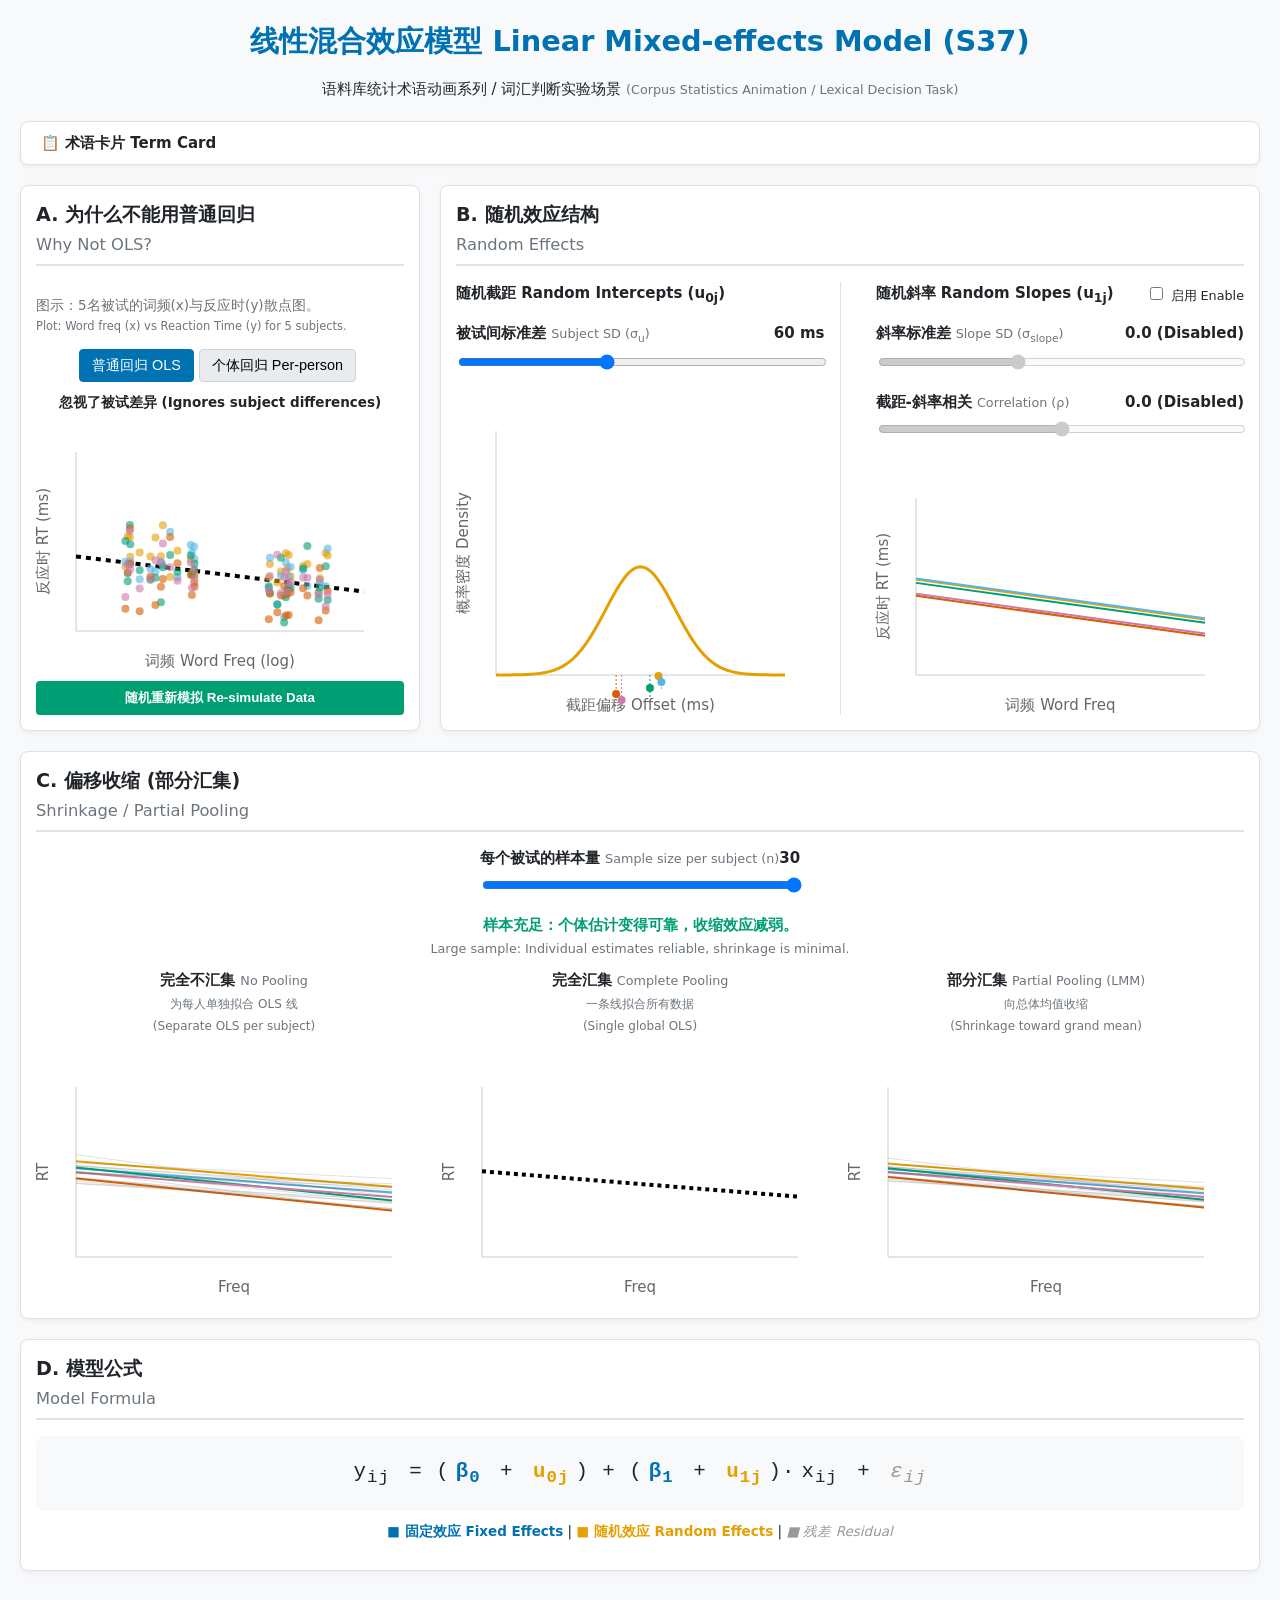
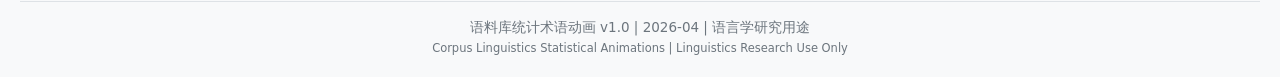
<file: IP/Termbank/Termbank Animations/Termbank Animations/Linear Mixed-effects Model.html>
<!DOCTYPE html>
<html lang="zh-CN">
<head>
    <meta charset="UTF-8">
    <meta name="viewport" content="width=device-width, initial-scale=1.0">
    <title>线性混合效应模型 Linear Mixed-effects Model (S37)</title>
    <style>
        :root {
            /* Okabe-Ito Color Palette (Colorblind safe) */
            --oi-orange: #E69F00;
            --oi-sky: #56B4E9;
            --oi-green: #009E73;
            --oi-yellow: #F0E442;
            --oi-blue: #0072B2;
            --oi-vermilion: #D55E00;
            --oi-pink: #CC79A7;
            --oi-black: #000000;
            --oi-gray: #999999;
            
            --bg-color: #f8f9fa;
            --panel-bg: #ffffff;
            --border-color: #dee2e6;
            --text-main: #212529;
            --text-muted: #6c757d;
            
            font-family: system-ui, "PingFang SC", "Microsoft YaHei", Arial, sans-serif;
        }

        * { box-sizing: border-box; }

        body {
            margin: 0;
            padding: 20px;
            background-color: var(--bg-color);
            color: var(--text-main);
            font-size: 15px;
            line-height: 1.5;
        }

        header {
            text-align: center;
            margin-bottom: 20px;
        }

        h1 { margin: 0 0 10px 0; font-size: 1.8rem; color: var(--oi-blue); }
        h2 { font-size: 1.2rem; margin-top: 0; border-bottom: 2px solid var(--border-color); padding-bottom: 5px; }
        
        .en-sub { font-size: 0.85em; color: var(--text-muted); font-weight: normal; }

        /* Term Card */
        .term-card {
            background: var(--panel-bg);
            border: 1px solid var(--border-color);
            border-radius: 8px;
            margin-bottom: 20px;
            padding: 10px 20px;
            box-shadow: 0 2px 4px rgba(0,0,0,0.05);
        }
        .term-card summary {
            font-weight: bold;
            cursor: pointer;
            list-style: none;
            display: flex;
            align-items: center;
        }
        .term-card summary::before {
            content: '📋 ';
            margin-right: 5px;
        }
        .term-card table {
            width: 100%;
            border-collapse: collapse;
            margin-top: 10px;
        }
        .term-card th, .term-card td {
            border: 1px solid var(--border-color);
            padding: 8px 12px;
            text-align: left;
        }
        .term-card th { background: #f1f3f5; width: 150px; }

        /* Layout */
        .grid {
            display: grid;
            grid-template-columns: repeat(3, 1fr);
            gap: 20px;
            min-width: 960px;
        }

        .panel {
            background: var(--panel-bg);
            border-radius: 8px;
            padding: 15px;
            border: 1px solid var(--border-color);
            box-shadow: 0 2px 5px rgba(0,0,0,0.05);
            display: flex;
            flex-direction: column;
        }

        /* Specific Panel Spans */
        #panel-a { grid-column: span 1; }
        #panel-b { grid-column: span 2; }
        #panel-c { grid-column: span 3; }
        #panel-d { grid-column: span 3; }

        /* Controls */
        .control-group { margin-bottom: 15px; }
        .control-label { display: flex; justify-content: space-between; margin-bottom: 5px; font-weight: bold; }
        input[type=range] { width: 100%; cursor: pointer; }
        
        .toggle-btn {
            background: #e9ecef; border: 1px solid #ced4da; padding: 6px 12px;
            border-radius: 4px; cursor: pointer; font-size: 0.9rem; margin-right: 5px;
        }
        .toggle-btn.active { background: var(--oi-blue); color: white; border-color: var(--oi-blue); }

        .btn-primary {
            background: var(--oi-green); color: white; border: none; padding: 8px 15px;
            border-radius: 4px; cursor: pointer; font-weight: bold; margin-top: 10px;
        }
        .btn-primary:hover { background: #008761; }

        /* SVG Styles */
        svg { width: 100%; height: 100%; min-height: 250px; overflow: visible; }
        circle { transition: cx 0.5s ease, cy 0.5s ease, fill-opacity 0.3s; cursor: pointer; }
        circle:hover { stroke: var(--oi-black); stroke-width: 2; fill-opacity: 1; }
        line, path { transition: d 0.5s ease, x1 0.5s ease, y1 0.5s ease, x2 0.5s ease, y2 0.5s ease; }
        .axis text { font-size: 12px; fill: var(--text-muted); }
        .axis line, .axis path { stroke: var(--border-color); }

        /* Tooltip */
        #tooltip {
            position: absolute;
            background: rgba(0,0,0,0.8);
            color: white;
            padding: 8px 12px;
            border-radius: 4px;
            font-size: 13px;
            pointer-events: none;
            opacity: 0;
            transition: opacity 0.2s;
            z-index: 100;
        }

        /* Formula Display */
        .formula-box {
            font-size: 1.3rem; text-align: center; padding: 20px;
            background: #f8f9fa; border-radius: 8px; font-family: "Courier New", Courier, monospace;
            letter-spacing: 1px;
        }
        .formula-term { padding: 2px 6px; border-radius: 4px; cursor: pointer; transition: background 0.2s; }
        .formula-term:hover { background: #e9ecef; }
        .color-fixed { color: var(--oi-blue); font-weight: bold; }
        .color-random { color: var(--oi-orange); font-weight: bold; }
        .color-residual { color: var(--oi-gray); font-style: italic; }

        /* Multi-column for Panel B & C */
        .split-panel { display: flex; gap: 20px; height: 100%; }
        .split-half { flex: 1; display: flex; flex-direction: column; }
        .three-col { display: flex; gap: 10px; }
        .three-col > div { flex: 1; text-align: center; }

        footer { text-align: center; margin-top: 30px; padding-top: 15px; border-top: 1px solid var(--border-color); color: var(--text-muted); font-size: 0.9em; }

        /* Mobile degradation */
        @media (max-width: 960px) {
            .grid { min-width: 100%; grid-template-columns: 1fr; }
            #panel-a, #panel-b, #panel-c, #panel-d { grid-column: span 1; }
            .split-panel { flex-direction: column; }
            .three-col { flex-direction: column; }
            svg { min-height: 200px; }
        }
    </style>
</head>
<body>

    <header>
        <h1>线性混合效应模型 Linear Mixed-effects Model (S37)</h1>
        <p>语料库统计术语动画系列 / 词汇判断实验场景 <span class="en-sub">(Corpus Statistics Animation / Lexical Decision Task)</span></p>
    </header>

    <details class="term-card">
        <summary>术语卡片 Term Card</summary>
        <table>
            <tr><th>编号 ID</th><td>S37</td></tr>
            <tr><th>中文名称</th><td>线性混合效应模型</td></tr>
            <tr><th>英文名称</th><td>Linear Mixed-effects Model (LMM)</td></tr>
            <tr><th>拼音</th><td>xiàn xìng hùn hé xiào yìng mó xíng</td></tr>
            <tr><th>模型公式</th><td>
                <span class="color-fixed">y<sub>ij</sub></span> = (<span class="color-fixed">β<sub>0</sub></span> + <span class="color-random">u<sub>0j</sub></span>) + (<span class="color-fixed">β<sub>1</sub></span> + <span class="color-random">u<sub>1j</sub></span>)·x<sub>ij</sub> + <span class="color-residual">ε<sub>ij</sub></span>
            </td></tr>
            <tr><th>中文定义</th><td>一种同时包含固定效应（对所有群体普遍适用的总体均值）和随机效应（允许截距或斜率因被试或项目而异的随机变量）的回归模型，用于处理非独立数据。</td></tr>
            <tr><th>英文定义</th><td>A regression model containing both fixed effects (population-level parameters) and random effects (subject/item-specific variations), used to account for non-independence in clustered or repeated-measures data.</td></tr>
            <tr><th>例句</th><td>“为了控制被试和目标词的个体差异，我们将被试和项目作为随机截距纳入了混合效应模型。” <br><span class="en-sub">"To control for individual differences, subject and item were entered as random intercepts in the mixed-effects model."</span></td></tr>
        </table>
    </details>

    <div class="grid">
        
        <!-- Panel A: Why not OLS -->
        <div class="panel" id="panel-a">
            <h2>A. 为什么不能用普通回归 <br><span class="en-sub">Why Not OLS?</span></h2>
            <p style="font-size: 0.9em; color: var(--text-muted);">图示：5名被试的词频(x)与反应时(y)散点图。<br><span class="en-sub">Plot: Word freq (x) vs Reaction Time (y) for 5 subjects.</span></p>
            
            <div style="display:flex; justify-content:center; margin-bottom: 10px;">
                <button class="toggle-btn active" id="btn-ols">普通回归 OLS</button>
                <button class="toggle-btn" id="btn-indiv">个体回归 Per-person</button>
            </div>
            <div id="caption-a" style="text-align:center; font-weight:bold; height: 20px; font-size:0.9em;">忽视了被试差异 (Ignores subject differences)</div>

            <div style="flex-grow: 1; position: relative;">
                <svg id="svg-a"></svg>
            </div>
            
            <button class="btn-primary" id="btn-resimulate" style="width:100%;">随机重新模拟 Re-simulate Data</button>
        </div>

        <!-- Panel B: Random Effects -->
        <div class="panel" id="panel-b">
            <h2>B. 随机效应结构 <br><span class="en-sub">Random Effects</span></h2>
            <div class="split-panel">
                <!-- Left: Random Intercepts -->
                <div class="split-half" style="border-right: 1px solid var(--border-color); padding-right: 15px;">
                    <h3 style="font-size:1em; margin-top:0;">随机截距 Random Intercepts (u<sub>0j</sub>)</h3>
                    <div class="control-group">
                        <div class="control-label">
                            <span>被试间标准差 <span class="en-sub">Subject SD (σ<sub>u</sub>)</span></span>
                            <span id="val-sigmau">60 ms</span>
                        </div>
                        <input type="range" id="slide-sigmau" min="0" max="150" value="60">
                    </div>
                    <div style="flex-grow:1;"><svg id="svg-b-left"></svg></div>
                </div>

                <!-- Right: Random Slopes -->
                <div class="split-half" style="padding-left: 15px;">
                    <h3 style="font-size:1em; margin-top:0; display:flex; justify-content:space-between; align-items:center;">
                        <span>随机斜率 Random Slopes (u<sub>1j</sub>)</span>
                        <label style="font-weight:normal; font-size:0.85em; cursor:pointer;">
                            <input type="checkbox" id="toggle-slope"> 启用 Enable
                        </label>
                    </h3>
                    <div class="control-group">
                        <div class="control-label">
                            <span>斜率标准差 <span class="en-sub">Slope SD (σ<sub>slope</sub>)</span></span>
                            <span id="val-sigmaslope">0.03</span>
                        </div>
                        <input type="range" id="slide-sigmaslope" min="0" max="0.08" step="0.005" value="0.03" disabled>
                    </div>
                    <div class="control-group">
                        <div class="control-label">
                            <span>截距-斜率相关 <span class="en-sub">Correlation (ρ)</span></span>
                            <span id="val-rho">0.0</span>
                        </div>
                        <input type="range" id="slide-rho" min="-0.9" max="0.9" step="0.1" value="0.0" disabled>
                    </div>
                    <div style="flex-grow:1;"><svg id="svg-b-right"></svg></div>
                </div>
            </div>
        </div>

        <!-- Panel C: Shrinkage -->
        <div class="panel" id="panel-c">
            <h2>C. 偏移收缩 (部分汇集) <br><span class="en-sub">Shrinkage / Partial Pooling</span></h2>
            <div class="control-group" style="max-width: 400px; margin: 0 auto 15px auto;">
                <div class="control-label">
                    <span>每个被试的样本量 <span class="en-sub">Sample size per subject (n)</span></span>
                    <span id="val-n">30</span>
                </div>
                <input type="range" id="slide-n" min="3" max="30" value="30">
            </div>
            <div id="caption-c" style="text-align:center; font-weight:bold; color:var(--oi-vermilion); margin-bottom:10px;">
                样本充足，混合模型与个体回归结果相近。<br><span class="en-sub">With large samples, LMM and unpooled estimates are similar.</span>
            </div>

            <div class="three-col" style="flex-grow: 1;">
                <div>
                    <strong>完全不汇集 <span class="en-sub">No Pooling</span></strong><br>
                    <span style="font-size:0.8em; color:var(--text-muted);">为每人单独拟合 OLS 线<br>(Separate OLS per subject)</span>
                    <svg id="svg-c-nopool" style="height: 200px; margin-top:10px;"></svg>
                </div>
                <div>
                    <strong>完全汇集 <span class="en-sub">Complete Pooling</span></strong><br>
                    <span style="font-size:0.8em; color:var(--text-muted);">一条线拟合所有数据<br>(Single global OLS)</span>
                    <svg id="svg-c-fullpool" style="height: 200px; margin-top:10px;"></svg>
                </div>
                <div>
                    <strong>部分汇集 <span class="en-sub">Partial Pooling (LMM)</span></strong><br>
                    <span style="font-size:0.8em; color:var(--text-muted);">向总体均值收缩<br>(Shrinkage toward grand mean)</span>
                    <svg id="svg-c-partial" style="height: 200px; margin-top:10px;"></svg>
                </div>
            </div>
        </div>

        <!-- Panel D: Formula -->
        <div class="panel" id="panel-d">
            <h2>D. 模型公式 <br><span class="en-sub">Model Formula</span></h2>
            <div class="formula-box">
                <span class="formula-term" title="反应时 Reaction Time">y<sub>ij</sub></span> = 
                (<span class="formula-term color-fixed" title="固定截距 Fixed Intercept (总体平均反应时)">β<sub>0</sub></span> + 
                 <span class="formula-term color-random" title="随机截距 Random Intercept (被试或项目基础差异)">u<sub>0j</sub></span>) + 
                (<span class="formula-term color-fixed" title="固定斜率 Fixed Slope (词频的主效应)">β<sub>1</sub></span> + 
                 <span class="formula-term color-random" title="随机斜率 Random Slope (被试对词频的敏感度差异)">u<sub>1j</sub></span>)·<span class="formula-term" title="词频 Word Frequency">x<sub>ij</sub></span> + 
                <span class="formula-term color-residual" title="残差 Residual (无法解释的噪音)">ε<sub>ij</sub></span>
            </div>
            <p style="text-align:center; font-size:0.9em; margin-top:10px;">
                <span class="color-fixed">■ 固定效应 Fixed Effects</span> | 
                <span class="color-random">■ 随机效应 Random Effects</span> | 
                <span class="color-residual">■ 残差 Residual</span>
            </p>
        </div>

    </div>

    <!-- Tooltip Element -->
    <div id="tooltip"></div>

    <footer>
        语料库统计术语动画 v1.0 | 2026-04 | 语言学研究用途 <br>
        <span class="en-sub">Corpus Linguistics Statistical Animations | Linguistics Research Use Only</span>
    </footer>

    <!-- JavaScript Application Logic -->
    <script>
        // --- Core Utilities ---
        const colors = ['#E69F00', '#56B4E9', '#009E73', '#D55E00', '#CC79A7']; // 5 distinct Okabe-Ito colors
        const wordsHF = ["time", "year", "people", "way", "day", "man", "thing", "woman", "life", "child", "world", "school", "state", "family", "student"];
        const wordsLF = ["abacus", "belfry", "cantata", "diadem", "epaulet", "fiefdom", "gabbro", "halberd", "impala", "jerboa", "kestrel", "lanyard", "macrame", "nougat", "ocelot"];

        // Box-Muller transform for normal distribution
        function randomNormal(mean = 0, sd = 1) {
            let u = 1 - Math.random(), v = Math.random();
            return mean + sd * Math.sqrt(-2.0 * Math.log(u)) * Math.cos(2.0 * Math.PI * v);
        }

        // SVG element creator
        function createEl(tag, attrs) {
            const el = document.createElementNS("http://www.w3.org/2000/svg", tag);
            for (let k in attrs) {
                if(k === "textContent") el.textContent = attrs[k];
                else el.setAttribute(k, attrs[k]);
            }
            return el;
        }

        // Simple Linear Regression (OLS)
        function calcOLS(xArr, yArr) {
            let n = xArr.length;
            let sumX = 0, sumY = 0, sumXY = 0, sumXX = 0;
            for(let i=0; i<n; i++){
                sumX += xArr[i]; sumY += yArr[i];
                sumXY += xArr[i]*yArr[i]; sumXX += xArr[i]*xArr[i];
            }
            let slope = (n * sumXY - sumX * sumY) / (n * sumXX - sumX * sumX);
            let intercept = (sumY - slope * sumX) / n;
            return { slope, intercept };
        }

        // --- Data Generation ---
        let fullData = []; // Store the 20 subjects data
        let trueParams = {
            beta0: 600,     // Grand intercept
            beta1: -30,     // Frequency slope
            sigma_u: 60,    // Subject intercept SD
            sigma_v: 0.03,  // Subject slope SD (simulated but initially fixed)
            sigma_w: 40,    // Item intercept SD
            sigma_e: 80     // Residual SD
        };

        let subjects = [];

        function generateDataset() {
            fullData = [];
            subjects = [];

            // Generate items
            let items = [];
            for(let i=0; i<30; i++) {
                let isHF = i < 15;
                items.push({
                    id: i,
                    word: isHF ? wordsHF[i] : wordsLF[i-15],
                    freq: isHF ? 4 + Math.random()*1.5 : 1 + Math.random()*1.5,
                    item_u: randomNormal(0, trueParams.sigma_w)
                });
            }

            // Generate subjects
            for(let j=0; j<20; j++) {
                let subj_u0 = randomNormal(0, trueParams.sigma_u);
                let subj_u1 = randomNormal(0, trueParams.sigma_v * 1000); // Scale up for visual effect logic
                subjects.push({ id: j, u0: subj_u0, u1: subj_u1 });

                // Generate trials
                for(let k=0; k<30; k++) {
                    let item = items[k];
                    let err = randomNormal(0, trueParams.sigma_e);
                    // Formula: y = (beta0 + u0j) + (beta1 + u1j)*x + w0k + err
                    let rt = (trueParams.beta0 + subj_u0) + item.item_u + (trueParams.beta1 + subj_u1/1000) * item.freq + err;
                    
                    // Clip RT
                    rt = Math.max(200, Math.min(1500, rt));

                    fullData.push({
                        subj: j,
                        subjLabel: "P" + (j+1).toString().padStart(2, '0'),
                        item: item.word,
                        freq: item.freq,
                        rt: rt,
                        color: j < 5 ? colors[j] : '#aaaaaa' // Highlight first 5
                    });
                }
            }
        }

        // --- View Logic ---
        
        // Tooltip handling
        const tooltip = document.getElementById("tooltip");
        function showTooltip(e, text) {
            tooltip.innerHTML = text;
            tooltip.style.opacity = 1;
            tooltip.style.left = (e.pageX + 10) + 'px';
            tooltip.style.top = (e.pageY + 10) + 'px';
        }
        function hideTooltip() { tooltip.style.opacity = 0; }

        // Setup SVG plotting area
        function setupAxes(svgId, xLabel, yLabel, xRange, yRange) {
            const svg = document.getElementById(svgId);
            svg.innerHTML = ""; // clear
            const width = svg.clientWidth || 300;
            const height = svg.clientHeight || 250;
            const pad = 40;

            const scaleX = v => pad + ((v - xRange[0]) / (xRange[1] - xRange[0])) * (width - pad*2);
            const scaleY = v => height - pad - ((v - yRange[0]) / (yRange[1] - yRange[0])) * (height - pad*2);

            // Draw axes
            svg.appendChild(createEl("line", {x1: pad, y1: height-pad, x2: width-pad, y2: height-pad, class: "axis", stroke:"#ccc"}));
            svg.appendChild(createEl("line", {x1: pad, y1: height-pad, x2: pad, y2: pad, class: "axis", stroke:"#ccc"}));
            
            // Labels
            svg.appendChild(createEl("text", {x: width/2, y: height-5, textContent: xLabel, "text-anchor": "middle", class:"axis", fill:"#666"}));
            let yText = createEl("text", {x: 12, y: height/2, textContent: yLabel, "text-anchor": "middle", class:"axis", fill:"#666"});
            yText.setAttribute("transform", `rotate(-90, 12, ${height/2})`);
            svg.appendChild(yText);

            return { svg, width, height, pad, scaleX, scaleY };
        }

        // Panel A: Scatter & OLS vs Indiv
        let modeA = 'ols'; // 'ols' or 'indiv'
        function renderPanelA() {
            const { svg, scaleX, scaleY } = setupAxes("svg-a", "词频 Word Freq (log)", "反应时 RT (ms)", [0, 6], [200, 1200]);
            
            // Filter first 5 subjects for clarity
            let plotData = fullData.filter(d => d.subj < 5);

            // Calculate OLS globally for these 5 subjects
            let xAll = plotData.map(d=>d.freq);
            let yAll = plotData.map(d=>d.rt);
            let globalOLS = calcOLS(xAll, yAll);

            // Lines layer
            const gLines = createEl("g", {id: "pa-lines"});
            svg.appendChild(gLines);

            // Draw points
            plotData.forEach(d => {
                let pt = createEl("circle", {
                    cx: scaleX(d.freq), cy: scaleY(d.rt), r: 4,
                    fill: d.color, "fill-opacity": 0.6, stroke: "none"
                });
                pt.addEventListener("mouseover", e => showTooltip(e, `被试 ${d.subjLabel}<br>词语: ${d.item}<br>RT: ${Math.round(d.rt)}ms<br>频率: ${d.freq.toFixed(2)}`));
                pt.addEventListener("mouseout", hideTooltip);
                svg.appendChild(pt);
            });

            // Draw Lines based on mode
            if(modeA === 'ols') {
                let yStart = globalOLS.intercept + globalOLS.slope * 0;
                let yEnd = globalOLS.intercept + globalOLS.slope * 6;
                gLines.appendChild(createEl("line", {
                    x1: scaleX(0), y1: scaleY(yStart), x2: scaleX(6), y2: scaleY(yEnd),
                    stroke: "var(--oi-black)", "stroke-width": 4, "stroke-dasharray": "5,5"
                }));
            } else {
                for(let j=0; j<5; j++) {
                    let subData = plotData.filter(d => d.subj === j);
                    let res = calcOLS(subData.map(d=>d.freq), subData.map(d=>d.rt));
                    let yStart = res.intercept + res.slope * 0;
                    let yEnd = res.intercept + res.slope * 6;
                    gLines.appendChild(createEl("line", {
                        x1: scaleX(0), y1: scaleY(yStart), x2: scaleX(6), y2: scaleY(yEnd),
                        stroke: colors[j], "stroke-width": 3
                    }));
                }
            }
        }

        // Panel B: Left (Random Intercepts Distribution)
        function renderPanelBLeft() {
            let sigma_u = parseFloat(document.getElementById("slide-sigmau").value);
            document.getElementById("val-sigmau").textContent = sigma_u + " ms";

            const { svg, width, height, pad, scaleX, scaleY } = setupAxes("svg-b-left", "截距偏移 Offset (ms)", "概率密度 Density", [-250, 250], [0, 0.015]);

            // Draw Normal PDF Path
            let pathD = "";
            let step = 5;
            for(let x=-250; x<=250; x+=step) {
                // Normal PDF formula
                let y = (1 / (sigma_u * Math.sqrt(2 * Math.PI))) * Math.exp(-0.5 * Math.pow(x / sigma_u, 2));
                // handle sigma_u = 0 gracefully
                if(sigma_u === 0) y = (x===0) ? 0.015 : 0; 
                
                let px = scaleX(x);
                let py = scaleY(y);
                if(x===-250) pathD += `M ${px} ${py} `;
                else pathD += `L ${px} ${py} `;
            }
            svg.appendChild(createEl("path", { d: pathD, fill: "none", stroke: "var(--oi-orange)", "stroke-width": 3 }));

            // Draw 5 dots representing subjects shifting
            for(let j=0; j<5; j++) {
                // scale original subject offset by current slider ratio
                let baseOffset = subjects[j].u0; 
                let currentOffset = baseOffset * (sigma_u / 60); 
                
                // Draw drop line
                svg.appendChild(createEl("line", {
                    x1: scaleX(currentOffset), y1: scaleY(0),
                    x2: scaleX(currentOffset), y2: height - pad + 10 + j*6,
                    stroke: colors[j], "stroke-dasharray": "2,2", "stroke-width": 1
                }));
                // Draw dot
                svg.appendChild(createEl("circle", {
                    cx: scaleX(currentOffset), cy: height - pad + 1 + j*6, r: 4,
                    fill: colors[j]
                }));
            }
        }

        // Panel B: Right (Random Slopes)
        function renderPanelBRight() {
            let enableSlopes = document.getElementById("toggle-slope").checked;
            let sigma_slope = parseFloat(document.getElementById("slide-sigmaslope").value);
            let rho = parseFloat(document.getElementById("slide-rho").value);
            
            let slideS = document.getElementById("slide-sigmaslope");
            let slideR = document.getElementById("slide-rho");
            
            if(!enableSlopes) {
                slideS.disabled = true; slideR.disabled = true;
                sigma_slope = 0; rho = 0;
                document.getElementById("val-sigmaslope").textContent = "0.0 (Disabled)";
                document.getElementById("val-rho").textContent = "0.0 (Disabled)";
            } else {
                slideS.disabled = false; slideR.disabled = false;
                document.getElementById("val-sigmaslope").textContent = sigma_slope;
                document.getElementById("val-rho").textContent = rho.toFixed(1);
            }

            const { svg, scaleX, scaleY } = setupAxes("svg-b-right", "词频 Word Freq", "反应时 RT (ms)", [0, 6], [200, 1000]);

            let sigma_u = parseFloat(document.getElementById("slide-sigmau").value);

            // Draw fan of lines
            for(let j=0; j<5; j++) {
                // Bivariate generation mapping:
                // We use base normally distributed values to maintain consistency when dragging
                let z0 = subjects[j].u0 / 60; // standard normal for intercept
                let z1 = subjects[j].u1 / 30; // standard normal for slope
                
                // Apply current variances and correlation
                let u0 = z0 * sigma_u;
                // correlated slope offset: u1 = rho * (sd1/sd0)*u0 + sqrt(1-rho^2)*sd1*z1
                let u1 = rho * sigma_slope * z0 + Math.sqrt(1 - rho*rho) * sigma_slope * z1;

                let intercept = 600 + u0;
                let slope = -30 + u1 * 1000; // *1000 because sigma_slope is small (0.03)

                let yStart = intercept + slope * 0;
                let yEnd = intercept + slope * 6;

                svg.appendChild(createEl("line", {
                    x1: scaleX(0), y1: scaleY(yStart), x2: scaleX(6), y2: scaleY(yEnd),
                    stroke: colors[j], "stroke-width": 2
                }));
            }
        }

        // Panel C: Shrinkage (Partial Pooling)
        function renderPanelC() {
            let n = parseInt(document.getElementById("slide-n").value);
            document.getElementById("val-n").textContent = n;

            // Update caption
            let capC = document.getElementById("caption-c");
            if(n < 8) {
                capC.innerHTML = "样本量极少：个体回归高度不可靠，混合模型大幅向总均值收缩（借力）。<br><span class='en-sub'>Tiny sample: No-pooling is wild; LMM shrinks heavily toward grand mean.</span>";
                capC.style.color = "var(--oi-vermilion)";
            } else if (n < 20) {
                capC.innerHTML = "样本适中：混合模型平衡了个体特征与总体趋势。<br><span class='en-sub'>Moderate sample: LMM balances individual traits and global trend.</span>";
                capC.style.color = "var(--oi-orange)";
            } else {
                capC.innerHTML = "样本充足：个体估计变得可靠，收缩效应减弱。<br><span class='en-sub'>Large sample: Individual estimates reliable, shrinkage is minimal.</span>";
                capC.style.color = "var(--oi-green)";
            }

            // Slice data per subject based on n
            let sampledData = [];
            for(let j=0; j<20; j++) {
                let subData = fullData.filter(d=>d.subj === j).slice(0, n);
                sampledData = sampledData.concat(subData);
            }

            // 1. Calculate Complete Pooling (Global OLS)
            let globalOLS = calcOLS(sampledData.map(d=>d.freq), sampledData.map(d=>d.rt));

            // 2. Calculate No Pooling (Indiv OLS) and LMM (Shrinkage approx)
            let noPoolModels = [];
            let partialModels = [];
            
            // Empirical shrinkage formula for visualization: W = n / (n + variance_ratio_constant)
            // smaller n -> W approaches 0 (shrinks to global)
            // larger n -> W approaches 1 (stays near no-pool)
            let W = n / (n + 8); 

            for(let j=0; j<20; j++) {
                let subData = sampledData.filter(d=>d.subj === j);
                let npOLS = calcOLS(subData.map(d=>d.freq), subData.map(d=>d.rt));
                noPoolModels.push(npOLS);

                // LMM Shrinkage
                partialModels.push({
                    slope: W * npOLS.slope + (1-W) * globalOLS.slope,
                    intercept: W * npOLS.intercept + (1-W) * globalOLS.intercept
                });
            }

            // Plot helper
            const drawLines = (svgId, models, globalModel = null) => {
                const { svg, scaleX, scaleY } = setupAxes(svgId, "Freq", "RT", [0, 6], [0, 1200]);
                
                // Draw individual lines
                models.forEach((m, idx) => {
                    let yStart = m.intercept + m.slope * 0;
                    let yEnd = m.intercept + m.slope * 6;
                    // constrain crazy extrapolations visually
                    svg.appendChild(createEl("line", {
                        x1: scaleX(0), y1: scaleY(yStart), x2: scaleX(6), y2: scaleY(yEnd),
                        stroke: idx < 5 ? colors[idx] : "rgba(100,100,100,0.2)",
                        "stroke-width": idx < 5 ? 2 : 1
                    }));
                });

                // Draw global model on top if applicable (Complete pool)
                if(globalModel) {
                    let yStart = globalModel.intercept + globalModel.slope * 0;
                    let yEnd = globalModel.intercept + globalModel.slope * 6;
                    svg.appendChild(createEl("line", {
                        x1: scaleX(0), y1: scaleY(yStart), x2: scaleX(6), y2: scaleY(yEnd),
                        stroke: "var(--oi-black)", "stroke-width": 4, "stroke-dasharray": "4,4"
                    }));
                }
            };

            drawLines("svg-c-nopool", noPoolModels);
            drawLines("svg-c-fullpool", [], globalOLS); // empty models array, just global
            drawLines("svg-c-partial", partialModels);
        }

        // --- Event Listeners ---
        document.getElementById("btn-ols").addEventListener("click", (e) => {
            modeA = 'ols';
            e.target.classList.add("active");
            document.getElementById("btn-indiv").classList.remove("active");
            document.getElementById("caption-a").innerHTML = "忽视了被试差异 (Ignores subject differences)";
            renderPanelA();
        });
        document.getElementById("btn-indiv").addEventListener("click", (e) => {
            modeA = 'indiv';
            e.target.classList.add("active");
            document.getElementById("btn-ols").classList.remove("active");
            document.getElementById("caption-a").innerHTML = "每人斜率和截距都不同 (Each has unique intercept/slope)";
            renderPanelA();
        });
        document.getElementById("btn-resimulate").addEventListener("click", () => {
            generateDataset();
            renderPanelA();
            renderPanelBLeft();
            renderPanelBRight();
            renderPanelC();
        });

        // Panel B Sliders
        document.getElementById("slide-sigmau").addEventListener("input", () => {
            renderPanelBLeft();
            renderPanelBRight(); // inter-dependent visually
        });
        document.getElementById("toggle-slope").addEventListener("change", renderPanelBRight);
        document.getElementById("slide-sigmaslope").addEventListener("input", renderPanelBRight);
        document.getElementById("slide-rho").addEventListener("input", renderPanelBRight);

        // Panel C Slider
        document.getElementById("slide-n").addEventListener("input", renderPanelC);

        // Initialize App
        function init() {
            generateDataset();
            renderPanelA();
            renderPanelBLeft();
            renderPanelBRight();
            renderPanelC();
        }

        // Run on load
        window.addEventListener('DOMContentLoaded', init);
        window.addEventListener('resize', () => {
            // simple debounce for resize
            clearTimeout(window.resizeTimer);
            window.resizeTimer = setTimeout(init, 200);
        });

    </script>
</body>
</html>
</file>
